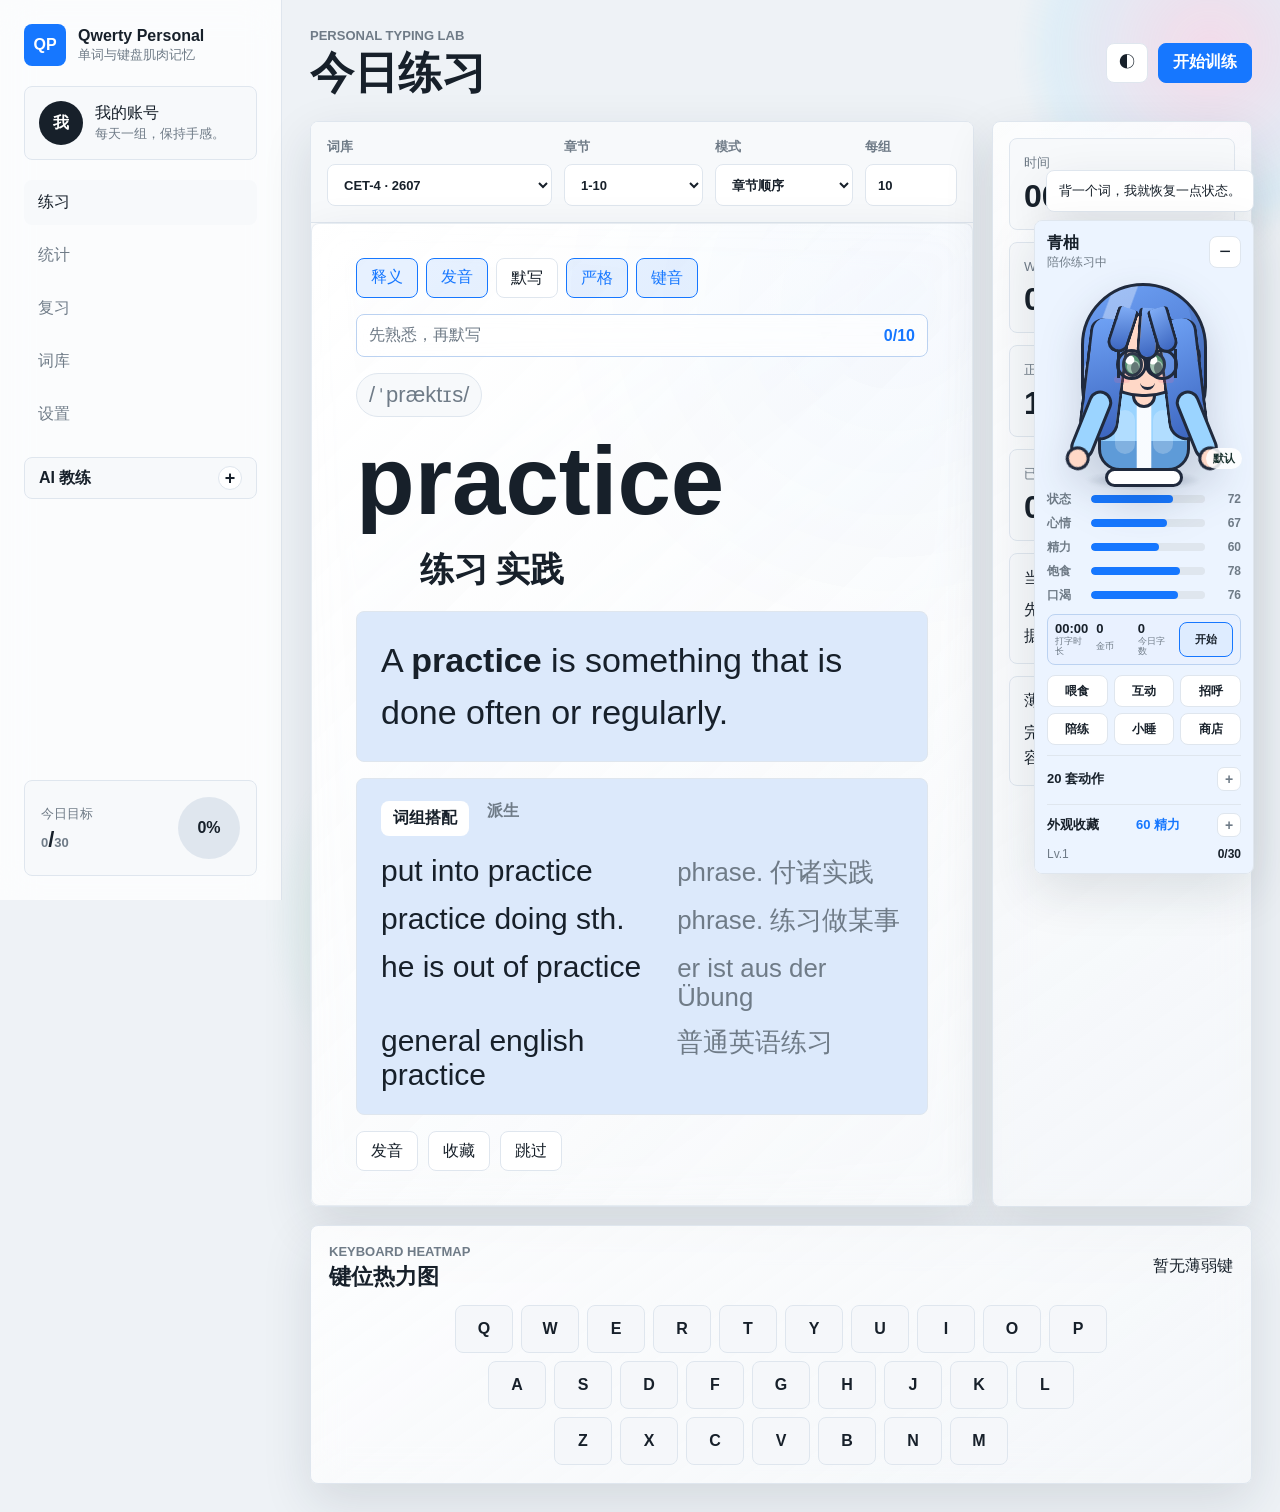
<file: index.html>
<!doctype html>
<html lang="zh-CN">
  <head>
    <meta charset="UTF-8" />
    <meta name="viewport" content="width=device-width, initial-scale=1.0" />
    <title>Qwerty Personal Trainer</title>
    <link rel="stylesheet" href="styles.css" />
  </head>
  <body>
    <div class="app-shell">
      <aside class="sidebar">
        <div class="brand">
          <div class="brand-mark" aria-hidden="true">QP</div>
          <div>
            <strong>Qwerty Personal</strong>
            <span>单词与键盘肌肉记忆</span>
          </div>
        </div>

        <div class="profile-card">
          <button class="avatar-button" id="avatarButton" type="button" title="切换账号">R</button>
          <div>
            <p id="profileName">访客</p>
            <span id="profileMeta">本地个人账号</span>
          </div>
        </div>

        <nav class="side-nav" aria-label="主要功能">
          <button class="nav-item active" type="button" data-view="practice">练习</button>
          <button class="nav-item" type="button" data-view="dashboard">统计</button>
          <button class="nav-item" type="button" data-view="review">复习</button>
          <button class="nav-item" type="button" data-view="library">词库</button>
          <button class="nav-item" type="button" data-view="settings">设置</button>
        </nav>

        <section class="sidebar-ai">
          <button class="sidebar-ai-toggle" id="aiPanelToggle" type="button">
            <span>AI 教练</span>
            <strong id="aiPanelChevron">+</strong>
          </button>
          <div class="sidebar-ai-body" id="aiPanelBody">
            <div class="ai-status" id="aiStatus">点击分析时才读取本地练习摘要。</div>
            <button class="primary-button compact-button" id="aiAnalyzeButton" type="button">分析练习</button>
            <div class="ai-output" id="aiOutput">
              <p>AI 建议会显示在这里。</p>
            </div>
            <div class="ai-question compact">
              <input id="aiQuestion" type="text" placeholder="追问 AI..." />
              <button class="ghost-button" id="aiAskButton" type="button">问</button>
            </div>
            <details class="ai-context-detail">
              <summary>将发送的摘要</summary>
              <pre id="aiContextPreview"></pre>
            </details>
          </div>
        </section>

        <div class="daily-card">
          <div>
            <span>今日目标</span>
            <strong><span id="todayDone">0</span>/<span id="dailyGoal">30</span></strong>
          </div>
          <div class="goal-ring" id="goalRing">0%</div>
        </div>
      </aside>

      <main class="main-content">
        <header class="topbar">
          <div>
            <p class="eyebrow">Personal Typing Lab</p>
            <h1 id="viewTitle">今日练习</h1>
          </div>
          <div class="top-actions">
            <button class="icon-button" id="themeButton" type="button" title="切换主题">◐</button>
            <button class="primary-button" id="startButton" type="button">开始训练</button>
            <button class="ghost-button training-control hidden" id="pauseButton" type="button">暂停</button>
            <button class="ghost-button danger-button training-control hidden" id="stopButton" type="button">停止</button>
          </div>
        </header>

        <section class="view active" id="practiceView" data-title="今日练习">
          <div class="practice-grid">
            <section class="trainer-panel">
              <div class="practice-controls">
                <label>
                  词库
                  <select id="dictSelect"></select>
                </label>
                <label>
                  章节
                  <select id="chapterSelect"></select>
                </label>
                <label>
                  模式
                  <select id="modeSelect">
                    <option value="chapter">章节顺序</option>
                    <option value="random">随机抽词</option>
                    <option value="adaptive">薄弱自适应</option>
                  </select>
                </label>
                <label>
                  每组
                  <input id="loopInput" type="number" min="10" max="10" value="10" />
                </label>
              </div>

              <div class="word-stage" id="wordStage">
                <div class="word-toolbar">
                  <button class="toggle active" id="translationToggle" type="button">释义</button>
                  <button class="toggle active" id="soundToggle" type="button">发音</button>
                  <button class="toggle" id="dictationToggle" type="button">默写</button>
                  <button class="toggle active" id="strictToggle" type="button">严格</button>
                  <button class="toggle active" id="keySoundToggle" type="button">键音</button>
                </div>
                <div class="study-flow" id="studyFlow">
                  <span id="phaseText">先熟悉，再默写</span>
                  <strong id="groupProgress">0/10</strong>
                </div>
                <p class="phonetic" id="phoneticText">准备开始</p>
                <div class="target-word" id="targetWord">practice</div>
                <p class="translation" id="translationText">练习，实践</p>
                <div class="definition-list" id="definitionList"></div>
                <div class="example-card" id="exampleCard">
                  <p class="example-en" id="exampleEn"></p>
                  <p class="example-cn" id="exampleCn"></p>
                </div>
                <div class="phrase-card" id="phraseCard">
                  <div class="phrase-tabs">
                    <span>词组搭配</span>
                    <span>派生</span>
                  </div>
                  <div class="phrase-list" id="phraseList"></div>
                </div>
                <div class="typed-word" id="typedWord" aria-live="polite"></div>
                <input id="typingInput" autocomplete="off" spellcheck="false" aria-label="输入当前单词" />
                <div class="word-actions">
                  <button class="ghost-button" id="speakButton" type="button">发音</button>
                  <button class="ghost-button" id="favoriteButton" type="button">收藏</button>
                  <button class="ghost-button" id="skipButton" type="button">跳过</button>
                </div>
              </div>
            </section>

            <aside class="stats-panel">
              <div class="metric">
                <span>时间</span>
                <strong id="timeMetric">00:00</strong>
              </div>
              <div class="metric">
                <span>WPM</span>
                <strong id="wpmMetric">0</strong>
              </div>
              <div class="metric">
                <span>正确率</span>
                <strong id="accuracyMetric">100%</strong>
              </div>
              <div class="metric">
                <span>已完成</span>
                <strong id="completeMetric">0</strong>
              </div>
              <div class="focus-note">
                <span>当前建议</span>
                <p id="focusAdvice">先完成一组热身，系统会根据错键给你建议。</p>
              </div>
              <div class="focus-note">
                <span>薄弱组合</span>
                <p id="ngramAdvice">完成几次输入后，会统计最容易出错的字母组合。</p>
              </div>
            </aside>
          </div>

          <section class="keyboard-panel">
            <div class="section-head">
              <div>
                <p class="eyebrow">Keyboard Heatmap</p>
                <h2>键位热力图</h2>
              </div>
              <span id="weakKeyLabel">暂无薄弱键</span>
            </div>
            <div class="keyboard" id="keyboard"></div>
          </section>
        </section>

        <section class="view" id="dashboardView" data-title="个人统计">
          <div class="dashboard-grid">
            <div class="summary-strip">
              <div><span>总完成</span><strong id="totalWords">0</strong></div>
              <div><span>平均 WPM</span><strong id="avgWpm">0</strong></div>
              <div><span>连续天数</span><strong id="streakDays">0</strong></div>
              <div><span>收藏词</span><strong id="favCount">0</strong></div>
            </div>
            <section class="chart-panel">
              <div class="section-head">
                <div>
                  <p class="eyebrow">Last Sessions</p>
                  <h2>最近练习</h2>
                </div>
              </div>
              <div class="bar-chart" id="historyChart"></div>
            </section>
            <section class="session-panel">
              <div class="section-head">
                <div>
                  <p class="eyebrow">Weak Patterns</p>
                  <h2>薄弱字母组合</h2>
                </div>
              </div>
              <div id="ngramList" class="session-list"></div>
            </section>
            <section class="session-panel">
              <div class="section-head">
                <div>
                  <p class="eyebrow">Record</p>
                  <h2>练习记录</h2>
                </div>
              </div>
              <div id="sessionList" class="session-list"></div>
            </section>
          </div>
        </section>

        <section class="view" id="reviewView" data-title="复习中心">
          <div class="review-layout">
            <section class="review-panel">
              <div class="section-head">
                <div>
                  <p class="eyebrow">Learned Words</p>
                  <h2>已学单词复习</h2>
                </div>
                <button class="primary-button" id="practiceLearnedButton" type="button">看中文写英文</button>
              </div>
              <div id="learnedList" class="word-list"></div>
            </section>
            <section class="review-panel">
              <div class="section-head">
                <div>
                  <p class="eyebrow">Review Queue</p>
                  <h2>需要回炉的词</h2>
                </div>
                <button class="primary-button" id="practiceMistakesButton" type="button">练错词</button>
              </div>
              <div id="mistakeList" class="word-list"></div>
            </section>
            <section class="review-panel">
              <div class="section-head">
                <div>
                  <p class="eyebrow">Favorites</p>
                  <h2>收藏词</h2>
                </div>
                <button class="ghost-button" id="practiceFavsButton" type="button">练收藏</button>
              </div>
              <div id="favoriteList" class="word-list"></div>
            </section>
          </div>
        </section>

        <section class="view" id="libraryView" data-title="个人词库">
          <div class="library-layout">
            <section class="library-panel">
              <div class="section-head">
                <div>
                  <p class="eyebrow">Custom Dictionary</p>
                  <h2>导入自己的词</h2>
                </div>
              </div>
              <textarea id="customWords" placeholder="每行一个词：word, 中文释义, /phonetic/"></textarea>
              <div class="row-actions">
                <button class="primary-button" id="saveCustomButton" type="button">保存到个人词库</button>
                <button class="ghost-button" id="loadSampleButton" type="button">填入示例</button>
              </div>
            </section>
            <section class="library-panel">
              <div class="section-head">
                <div>
                  <p class="eyebrow">Data</p>
                  <h2>个人数据</h2>
                </div>
              </div>
              <div class="data-actions">
                <button class="ghost-button" id="exportButton" type="button">导出备份</button>
                <label class="file-button">
                  导入备份
                  <input id="importInput" type="file" accept="application/json" />
                </label>
                <button class="danger-button" id="resetButton" type="button">清空当前账号</button>
              </div>
              <pre id="dataPreview"></pre>
            </section>
            <section class="library-panel wide-panel">
              <div class="section-head">
                <div>
                  <p class="eyebrow">Official Resources</p>
                  <h2>官方词库资源</h2>
                </div>
                <span id="officialCount">0 个词库</span>
              </div>
              <div class="catalog-tools">
                <input id="dictSearch" type="search" placeholder="搜索 CET、GRE、JavaScript、日语、考研..." />
                <select id="categoryFilter"></select>
              </div>
              <div id="officialCatalog" class="catalog-list"></div>
            </section>
          </div>
        </section>

        <section class="view" id="settingsView" data-title="个性设置">
          <form class="settings-form" id="settingsForm">
            <label>
              昵称
              <input id="nameSetting" type="text" maxlength="18" />
            </label>
            <label>
              每日目标词数
              <input id="goalSetting" type="number" min="5" max="300" />
            </label>
            <label>
              目标 WPM
              <input id="wpmSetting" type="number" min="10" max="180" />
            </label>
            <label>
              首选词库
              <select id="preferredDictSetting"></select>
            </label>
            <label>
              视觉主题
              <select id="themeSetting">
                <option value="light">清爽白</option>
                <option value="mint">青柚薄荷</option>
                <option value="sky">海盐蓝</option>
                <option value="sakura">樱粉晨光</option>
                <option value="citrus">柠檬气泡</option>
                <option value="lavender">紫藤晚风</option>
                <option value="candy">彩糖晴空</option>
                <option value="aurora">极光薄荷</option>
                <option value="latte">午后茶会</option>
                <option value="idol">星辉舞台</option>
                <option value="green">护眼绿</option>
                <option value="ink">深色墨</option>
              </select>
            </label>
            <label>
              发音口音
              <select id="pronSetting">
                <option value="us">美音</option>
                <option value="uk">英音</option>
              </select>
            </label>
            <label>
              键盘音效
              <select id="keySoundSetting"></select>
            </label>
            <label class="wide">
              给自己的练习提醒
              <input id="noteSetting" type="text" maxlength="42" />
            </label>
            <div class="settings-divider wide">
              <p class="eyebrow">AI API</p>
              <h2>分析与拟人发音</h2>
            </div>
            <label>
              AI 分析服务
              <select id="aiProviderSetting">
                <option value="openai">OpenAI</option>
                <option value="deepseek">DeepSeek</option>
                <option value="gemini">Gemini</option>
                <option value="custom">自定义兼容接口</option>
              </select>
            </label>
            <label>
              分析模型
              <select id="aiModelPresetSetting"></select>
            </label>
            <label class="wide">
              API Key
              <input id="aiApiKeySetting" type="password" placeholder="只保存在本地浏览器" autocomplete="off" />
            </label>
            <label class="wide">
              自定义 Base URL
              <input id="aiBaseUrlSetting" type="url" placeholder="例如：https://api.openai.com/v1" />
            </label>
            <label>
              AI 发音服务
              <select id="ttsProviderSetting">
                <option value="browser">浏览器发音</option>
                <option value="mimo">小米 MiMo TTS</option>
                <option value="openai">OpenAI TTS</option>
                <option value="custom">自定义 TTS 接口</option>
              </select>
            </label>
            <label>
              发音模型
              <select id="ttsModelSetting">
                <option value="mimo-v2.5-tts">mimo-v2.5-tts</option>
                <option value="mimo-v2.5-tts-voicedesign">mimo-v2.5-tts-voicedesign</option>
                <option value="mimo-v2-tts">mimo-v2-tts</option>
                <option value="gpt-4o-mini-tts">gpt-4o-mini-tts</option>
                <option value="tts-1-hd">tts-1-hd</option>
                <option value="tts-1">tts-1</option>
              </select>
            </label>
            <label>
              音色
              <select id="ttsVoiceSetting"></select>
            </label>
            <label>
              语气
              <select id="ttsToneSetting"></select>
            </label>
            <label>
              语速
              <input id="ttsSpeedSetting" type="number" min="0.25" max="4" step="0.05" />
            </label>
            <label class="wide">
              发音 API Key
              <input id="ttsApiKeySetting" type="password" placeholder="留空则使用上面的 API Key" autocomplete="off" />
            </label>
            <label class="wide">
              发音 Base URL
              <input id="ttsBaseUrlSetting" type="url" placeholder="例如：https://api.openai.com/v1" />
            </label>
            <label class="wide">
              发音风格
              <input id="ttsInstructionsSetting" type="text" maxlength="120" placeholder="例如：像耐心英语老师一样，清晰、自然、稍慢地读。" />
            </label>
            <button class="primary-button" type="submit">保存设置</button>
          </form>
        </section>
      </main>
    </div>

    <dialog id="accountDialog">
      <form method="dialog" class="account-modal">
        <div class="section-head">
          <div>
            <p class="eyebrow">Local Account</p>
            <h2>选择或创建账号</h2>
          </div>
        </div>
        <div id="accountList" class="account-list"></div>
        <label>
          新账号昵称
          <input id="newAccountName" type="text" maxlength="18" placeholder="比如：R 的晨练号" />
        </label>
        <div class="row-actions">
          <button class="primary-button" id="createAccountButton" type="button">创建账号</button>
          <button class="ghost-button" value="cancel">关闭</button>
        </div>
      </form>
    </dialog>

    <section class="desk-pet" id="deskPet" aria-label="学习桌宠">
      <div class="pet-bubble" id="petBubble">背一个词，我就恢复一点状态。</div>
      <div class="pet-card" id="petCard">
        <div class="pet-head">
          <div>
            <strong id="petName">青柚</strong>
            <span id="petMoodLabel">待机中</span>
          </div>
          <button class="icon-button pet-minimize" id="petMinimizeButton" type="button" title="收起桌宠">−</button>
        </div>
        <button class="pet-avatar" id="petAvatar" type="button" title="摸摸它">
          <span class="pet-live2d" id="petLive2d" aria-hidden="true">
            <span class="pet-part pet-shadow-live"></span>
            <span class="pet-part pet-hair-back-live"></span>
            <span class="pet-part pet-body-live"></span>
            <span class="pet-part pet-neck-live"></span>
            <span class="pet-part pet-head-live">
              <span class="pet-part pet-ear-live left"></span>
              <span class="pet-part pet-ear-live right"></span>
              <span class="pet-part pet-face-live">
                <span class="pet-part pet-eye-live left"></span>
                <span class="pet-part pet-eye-live right"></span>
                <span class="pet-part pet-glasses-live"></span>
                <span class="pet-part pet-mouth-live"></span>
                <span class="pet-part pet-blush-live left"></span>
                <span class="pet-part pet-blush-live right"></span>
              </span>
              <span class="pet-part pet-bang-live bang-a"></span>
              <span class="pet-part pet-bang-live bang-b"></span>
              <span class="pet-part pet-bang-live bang-c"></span>
              <span class="pet-part pet-hair-side-live left"></span>
              <span class="pet-part pet-hair-side-live right"></span>
            </span>
            <span class="pet-part pet-arm-live left"><span></span></span>
            <span class="pet-part pet-arm-live right"><span></span></span>
            <span class="pet-part pet-prop-live book"></span>
            <span class="pet-part pet-prop-live food"></span>
            <span class="pet-part pet-prop-live cup"></span>
            <span class="pet-part pet-prop-live note"></span>
            <span class="pet-part pet-prop-live sparkle"></span>
            <span class="pet-part pet-prop-live thought"></span>
          </span>
          <img class="pet-character" id="petCharacter" src="assets/pets/aoi-study.webp" alt="" onerror="this.onerror=null;this.src='assets/pets/aoi-study-crop.png';" />
          <span class="pet-shadow"></span>
          <span class="pet-motion-layer" id="petMotionLayer" aria-hidden="true"></span>
          <span class="pet-hair-back"></span>
          <span class="pet-head-shape"></span>
          <span class="pet-ear left"></span>
          <span class="pet-ear right"></span>
          <span class="pet-hair-side left"></span>
          <span class="pet-hair-side right"></span>
          <span class="pet-bang bang-a"></span>
          <span class="pet-bang bang-b"></span>
          <span class="pet-bang bang-c"></span>
          <span class="pet-eye left"></span>
          <span class="pet-eye right"></span>
          <span class="pet-glasses"></span>
          <span class="pet-mouth"></span>
          <span class="pet-hand"></span>
          <span class="pet-outfit upper" id="petUpperLayer"></span>
          <span class="pet-outfit lower" id="petLowerLayer"></span>
          <span class="pet-outfit socks" id="petSocksLayer"></span>
          <span class="pet-outfit shoes" id="petShoesLayer"></span>
          <span class="pet-face" id="petFace">•ᴗ•</span>
        </button>
        <div class="pet-bars">
          <label><span>状态</span><i><b id="petHealthBar"></b></i><em id="petHealthText">100</em></label>
          <label><span>心情</span><i><b id="petMoodBar"></b></i><em id="petMoodText">100</em></label>
          <label><span>精力</span><i><b id="petEnergyBar"></b></i><em id="petEnergyText">100</em></label>
          <label><span>饱食</span><i><b id="petHungerBar"></b></i><em id="petHungerText">100</em></label>
          <label><span>口渴</span><i><b id="petThirstBar"></b></i><em id="petThirstText">100</em></label>
        </div>
        <div class="pet-economy-panel">
          <span><b id="petTypingTimeText">00:00</b><small>打字时长</small></span>
          <span><b id="petMoneyText">0</b><small>金币</small></span>
          <span><b id="petTodayCharsText">0</b><small>今日字数</small></span>
          <button type="button" id="petTimerButton">开始</button>
        </div>
        <div class="pet-actions">
          <button type="button" id="petFeedButton">喂食</button>
          <button type="button" id="petPlayButton">互动</button>
          <button type="button" id="petWaveButton">招呼</button>
          <button type="button" id="petFocusButton">陪练</button>
          <button type="button" id="petSleepButton">小睡</button>
          <button type="button" id="petShopOpenButton">商店</button>
        </div>
        <details class="pet-action-panel">
          <summary>20 套动作</summary>
          <div class="pet-action-grid" id="petActionGrid"></div>
        </details>
        <details class="pet-shop" id="petShop">
          <summary>
            <span>外观收藏</span>
            <strong id="petEnergyWallet">60 精力</strong>
          </summary>
          <div class="pet-shop-tabs" id="petShopTabs"></div>
          <p class="pet-shop-hint" id="petShopHint">左键解锁/穿戴，右键预览。</p>
          <div class="skin-grid" id="petSkinGrid"></div>
        </details>
        <div class="pet-progress">
          <span id="petLevelText">Lv.1</span>
          <strong id="petExpText">0/30</strong>
        </div>
      </div>
      <button class="pet-dock" id="petDockButton" type="button">宠</button>
    </section>

    <dialog id="petShopDialog">
      <form method="dialog" class="pet-shop-modal">
        <div class="section-head">
          <div>
            <p class="eyebrow">Pet Shop</p>
            <h2>青柚补给站</h2>
          </div>
          <button class="ghost-button" value="cancel">关闭</button>
        </div>
        <div class="pet-shop-modal-balance">
          <span>当前金币</span>
          <strong id="petShopMoneyText">0</strong>
        </div>
        <div class="pet-shop-layout">
          <div class="pet-care-categories" id="petCareCategoryList"></div>
          <div class="pet-care-grid" id="petCareGrid"></div>
        </div>
      </form>
    </dialog>

    <div class="toast" id="toast" role="status" aria-live="polite"></div>
    <script src="official-dicts.js"></script>
    <script src="examples-index.js"></script>
    <script src="app.js"></script>
  </body>
</html>
</file>
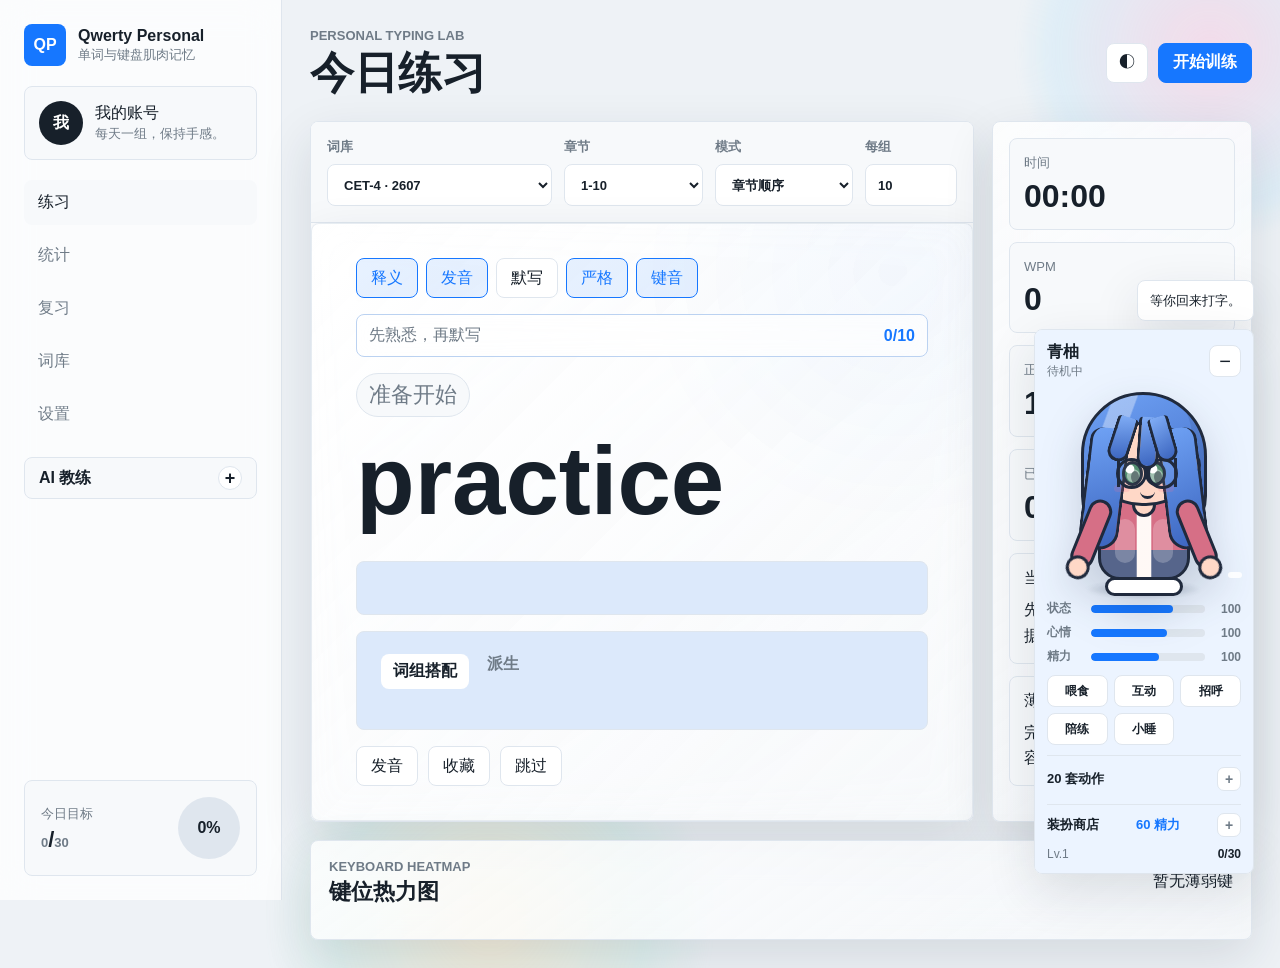
<file: index - 副本.html>
<!doctype html>
<html lang="zh-CN">
  <head>
    <meta charset="UTF-8" />
    <meta name="viewport" content="width=device-width, initial-scale=1.0" />
    <title>Qwerty Personal Trainer</title>
    <link rel="stylesheet" href="styles.css" />
  </head>
  <body>
    <div class="app-shell">
      <aside class="sidebar">
        <div class="brand">
          <div class="brand-mark" aria-hidden="true">QP</div>
          <div>
            <strong>Qwerty Personal</strong>
            <span>单词与键盘肌肉记忆</span>
          </div>
        </div>

        <div class="profile-card">
          <button class="avatar-button" id="avatarButton" type="button" title="切换账号">R</button>
          <div>
            <p id="profileName">访客</p>
            <span id="profileMeta">本地个人账号</span>
          </div>
        </div>

        <nav class="side-nav" aria-label="主要功能">
          <button class="nav-item active" type="button" data-view="practice">练习</button>
          <button class="nav-item" type="button" data-view="dashboard">统计</button>
          <button class="nav-item" type="button" data-view="review">复习</button>
          <button class="nav-item" type="button" data-view="library">词库</button>
          <button class="nav-item" type="button" data-view="settings">设置</button>
        </nav>

        <section class="sidebar-ai">
          <button class="sidebar-ai-toggle" id="aiPanelToggle" type="button">
            <span>AI 教练</span>
            <strong id="aiPanelChevron">+</strong>
          </button>
          <div class="sidebar-ai-body" id="aiPanelBody">
            <div class="ai-status" id="aiStatus">点击分析时才读取本地练习摘要。</div>
            <button class="primary-button compact-button" id="aiAnalyzeButton" type="button">分析练习</button>
            <div class="ai-output" id="aiOutput">
              <p>AI 建议会显示在这里。</p>
            </div>
            <div class="ai-question compact">
              <input id="aiQuestion" type="text" placeholder="追问 AI..." />
              <button class="ghost-button" id="aiAskButton" type="button">问</button>
            </div>
            <details class="ai-context-detail">
              <summary>将发送的摘要</summary>
              <pre id="aiContextPreview"></pre>
            </details>
          </div>
        </section>

        <div class="daily-card">
          <div>
            <span>今日目标</span>
            <strong><span id="todayDone">0</span>/<span id="dailyGoal">30</span></strong>
          </div>
          <div class="goal-ring" id="goalRing">0%</div>
        </div>
      </aside>

      <main class="main-content">
        <header class="topbar">
          <div>
            <p class="eyebrow">Personal Typing Lab</p>
            <h1 id="viewTitle">今日练习</h1>
          </div>
          <div class="top-actions">
            <button class="icon-button" id="themeButton" type="button" title="切换主题">◐</button>
            <button class="primary-button" id="startButton" type="button">开始训练</button>
            <button class="ghost-button training-control hidden" id="pauseButton" type="button">暂停</button>
            <button class="ghost-button danger-button training-control hidden" id="stopButton" type="button">停止</button>
          </div>
        </header>

        <section class="view active" id="practiceView" data-title="今日练习">
          <div class="practice-grid">
            <section class="trainer-panel">
              <div class="practice-controls">
                <label>
                  词库
                  <select id="dictSelect"></select>
                </label>
                <label>
                  章节
                  <select id="chapterSelect"></select>
                </label>
                <label>
                  模式
                  <select id="modeSelect">
                    <option value="chapter">章节顺序</option>
                    <option value="random">随机抽词</option>
                    <option value="adaptive">薄弱自适应</option>
                  </select>
                </label>
                <label>
                  每组
                  <input id="loopInput" type="number" min="10" max="10" value="10" />
                </label>
              </div>

              <div class="word-stage" id="wordStage">
                <div class="word-toolbar">
                  <button class="toggle active" id="translationToggle" type="button">释义</button>
                  <button class="toggle active" id="soundToggle" type="button">发音</button>
                  <button class="toggle" id="dictationToggle" type="button">默写</button>
                  <button class="toggle active" id="strictToggle" type="button">严格</button>
                  <button class="toggle active" id="keySoundToggle" type="button">键音</button>
                </div>
                <div class="study-flow" id="studyFlow">
                  <span id="phaseText">先熟悉，再默写</span>
                  <strong id="groupProgress">0/10</strong>
                </div>
                <p class="phonetic" id="phoneticText">准备开始</p>
                <div class="target-word" id="targetWord">practice</div>
                <p class="translation" id="translationText">练习，实践</p>
                <div class="definition-list" id="definitionList"></div>
                <div class="example-card" id="exampleCard">
                  <p class="example-en" id="exampleEn"></p>
                  <p class="example-cn" id="exampleCn"></p>
                </div>
                <div class="phrase-card" id="phraseCard">
                  <div class="phrase-tabs">
                    <span>词组搭配</span>
                    <span>派生</span>
                  </div>
                  <div class="phrase-list" id="phraseList"></div>
                </div>
                <div class="typed-word" id="typedWord" aria-live="polite"></div>
                <input id="typingInput" autocomplete="off" spellcheck="false" aria-label="输入当前单词" />
                <div class="word-actions">
                  <button class="ghost-button" id="speakButton" type="button">发音</button>
                  <button class="ghost-button" id="favoriteButton" type="button">收藏</button>
                  <button class="ghost-button" id="skipButton" type="button">跳过</button>
                </div>
              </div>
            </section>

            <aside class="stats-panel">
              <div class="metric">
                <span>时间</span>
                <strong id="timeMetric">00:00</strong>
              </div>
              <div class="metric">
                <span>WPM</span>
                <strong id="wpmMetric">0</strong>
              </div>
              <div class="metric">
                <span>正确率</span>
                <strong id="accuracyMetric">100%</strong>
              </div>
              <div class="metric">
                <span>已完成</span>
                <strong id="completeMetric">0</strong>
              </div>
              <div class="focus-note">
                <span>当前建议</span>
                <p id="focusAdvice">先完成一组热身，系统会根据错键给你建议。</p>
              </div>
              <div class="focus-note">
                <span>薄弱组合</span>
                <p id="ngramAdvice">完成几次输入后，会统计最容易出错的字母组合。</p>
              </div>
            </aside>
          </div>

          <section class="keyboard-panel">
            <div class="section-head">
              <div>
                <p class="eyebrow">Keyboard Heatmap</p>
                <h2>键位热力图</h2>
              </div>
              <span id="weakKeyLabel">暂无薄弱键</span>
            </div>
            <div class="keyboard" id="keyboard"></div>
          </section>
        </section>

        <section class="view" id="dashboardView" data-title="个人统计">
          <div class="dashboard-grid">
            <div class="summary-strip">
              <div><span>总完成</span><strong id="totalWords">0</strong></div>
              <div><span>平均 WPM</span><strong id="avgWpm">0</strong></div>
              <div><span>连续天数</span><strong id="streakDays">0</strong></div>
              <div><span>收藏词</span><strong id="favCount">0</strong></div>
            </div>
            <section class="chart-panel">
              <div class="section-head">
                <div>
                  <p class="eyebrow">Last Sessions</p>
                  <h2>最近练习</h2>
                </div>
              </div>
              <div class="bar-chart" id="historyChart"></div>
            </section>
            <section class="session-panel">
              <div class="section-head">
                <div>
                  <p class="eyebrow">Weak Patterns</p>
                  <h2>薄弱字母组合</h2>
                </div>
              </div>
              <div id="ngramList" class="session-list"></div>
            </section>
            <section class="session-panel">
              <div class="section-head">
                <div>
                  <p class="eyebrow">Record</p>
                  <h2>练习记录</h2>
                </div>
              </div>
              <div id="sessionList" class="session-list"></div>
            </section>
          </div>
        </section>

        <section class="view" id="reviewView" data-title="复习中心">
          <div class="review-layout">
            <section class="review-panel">
              <div class="section-head">
                <div>
                  <p class="eyebrow">Learned Words</p>
                  <h2>已学单词复习</h2>
                </div>
                <button class="primary-button" id="practiceLearnedButton" type="button">看中文写英文</button>
              </div>
              <div id="learnedList" class="word-list"></div>
            </section>
            <section class="review-panel">
              <div class="section-head">
                <div>
                  <p class="eyebrow">Review Queue</p>
                  <h2>需要回炉的词</h2>
                </div>
                <button class="primary-button" id="practiceMistakesButton" type="button">练错词</button>
              </div>
              <div id="mistakeList" class="word-list"></div>
            </section>
            <section class="review-panel">
              <div class="section-head">
                <div>
                  <p class="eyebrow">Favorites</p>
                  <h2>收藏词</h2>
                </div>
                <button class="ghost-button" id="practiceFavsButton" type="button">练收藏</button>
              </div>
              <div id="favoriteList" class="word-list"></div>
            </section>
          </div>
        </section>

        <section class="view" id="libraryView" data-title="个人词库">
          <div class="library-layout">
            <section class="library-panel">
              <div class="section-head">
                <div>
                  <p class="eyebrow">Custom Dictionary</p>
                  <h2>导入自己的词</h2>
                </div>
              </div>
              <textarea id="customWords" placeholder="每行一个词：word, 中文释义, /phonetic/"></textarea>
              <div class="row-actions">
                <button class="primary-button" id="saveCustomButton" type="button">保存到个人词库</button>
                <button class="ghost-button" id="loadSampleButton" type="button">填入示例</button>
              </div>
            </section>
            <section class="library-panel">
              <div class="section-head">
                <div>
                  <p class="eyebrow">Data</p>
                  <h2>个人数据</h2>
                </div>
              </div>
              <div class="data-actions">
                <button class="ghost-button" id="exportButton" type="button">导出备份</button>
                <label class="file-button">
                  导入备份
                  <input id="importInput" type="file" accept="application/json" />
                </label>
                <button class="danger-button" id="resetButton" type="button">清空当前账号</button>
              </div>
              <pre id="dataPreview"></pre>
            </section>
            <section class="library-panel wide-panel">
              <div class="section-head">
                <div>
                  <p class="eyebrow">Official Resources</p>
                  <h2>官方词库资源</h2>
                </div>
                <span id="officialCount">0 个词库</span>
              </div>
              <div class="catalog-tools">
                <input id="dictSearch" type="search" placeholder="搜索 CET、GRE、JavaScript、日语、考研..." />
                <select id="categoryFilter"></select>
              </div>
              <div id="officialCatalog" class="catalog-list"></div>
            </section>
          </div>
        </section>

        <section class="view" id="settingsView" data-title="个性设置">
          <form class="settings-form" id="settingsForm">
            <label>
              昵称
              <input id="nameSetting" type="text" maxlength="18" />
            </label>
            <label>
              每日目标词数
              <input id="goalSetting" type="number" min="5" max="300" />
            </label>
            <label>
              目标 WPM
              <input id="wpmSetting" type="number" min="10" max="180" />
            </label>
            <label>
              首选词库
              <select id="preferredDictSetting"></select>
            </label>
            <label>
              视觉主题
              <select id="themeSetting">
                <option value="light">清爽白</option>
                <option value="mint">青柚薄荷</option>
                <option value="sky">海盐蓝</option>
                <option value="sakura">樱粉晨光</option>
                <option value="citrus">柠檬气泡</option>
                <option value="lavender">紫藤晚风</option>
                <option value="candy">彩糖晴空</option>
                <option value="aurora">极光薄荷</option>
                <option value="latte">午后茶会</option>
                <option value="idol">星辉舞台</option>
                <option value="green">护眼绿</option>
                <option value="ink">深色墨</option>
              </select>
            </label>
            <label>
              发音口音
              <select id="pronSetting">
                <option value="us">美音</option>
                <option value="uk">英音</option>
              </select>
            </label>
            <label>
              键盘音效
              <select id="keySoundSetting"></select>
            </label>
            <label class="wide">
              给自己的练习提醒
              <input id="noteSetting" type="text" maxlength="42" />
            </label>
            <div class="settings-divider wide">
              <p class="eyebrow">AI API</p>
              <h2>分析与拟人发音</h2>
            </div>
            <label>
              AI 分析服务
              <select id="aiProviderSetting">
                <option value="openai">OpenAI</option>
                <option value="deepseek">DeepSeek</option>
                <option value="gemini">Gemini</option>
                <option value="custom">自定义兼容接口</option>
              </select>
            </label>
            <label>
              分析模型
              <select id="aiModelPresetSetting"></select>
            </label>
            <label class="wide">
              API Key
              <input id="aiApiKeySetting" type="password" placeholder="只保存在本地浏览器" autocomplete="off" />
            </label>
            <label class="wide">
              自定义 Base URL
              <input id="aiBaseUrlSetting" type="url" placeholder="例如：https://api.openai.com/v1" />
            </label>
            <label>
              AI 发音服务
              <select id="ttsProviderSetting">
                <option value="browser">浏览器发音</option>
                <option value="mimo">小米 MiMo TTS</option>
                <option value="openai">OpenAI TTS</option>
                <option value="custom">自定义 TTS 接口</option>
              </select>
            </label>
            <label>
              发音模型
              <select id="ttsModelSetting">
                <option value="mimo-v2.5-tts">mimo-v2.5-tts</option>
                <option value="mimo-v2.5-tts-voicedesign">mimo-v2.5-tts-voicedesign</option>
                <option value="mimo-v2-tts">mimo-v2-tts</option>
                <option value="gpt-4o-mini-tts">gpt-4o-mini-tts</option>
                <option value="tts-1-hd">tts-1-hd</option>
                <option value="tts-1">tts-1</option>
              </select>
            </label>
            <label>
              音色
              <select id="ttsVoiceSetting"></select>
            </label>
            <label>
              语气
              <select id="ttsToneSetting"></select>
            </label>
            <label>
              语速
              <input id="ttsSpeedSetting" type="number" min="0.25" max="4" step="0.05" />
            </label>
            <label class="wide">
              发音 API Key
              <input id="ttsApiKeySetting" type="password" placeholder="留空则使用上面的 API Key" autocomplete="off" />
            </label>
            <label class="wide">
              发音 Base URL
              <input id="ttsBaseUrlSetting" type="url" placeholder="例如：https://api.openai.com/v1" />
            </label>
            <label class="wide">
              发音风格
              <input id="ttsInstructionsSetting" type="text" maxlength="120" placeholder="例如：像耐心英语老师一样，清晰、自然、稍慢地读。" />
            </label>
            <button class="primary-button" type="submit">保存设置</button>
          </form>
        </section>
      </main>
    </div>

    <dialog id="accountDialog">
      <form method="dialog" class="account-modal">
        <div class="section-head">
          <div>
            <p class="eyebrow">Local Account</p>
            <h2>选择或创建账号</h2>
          </div>
        </div>
        <div id="accountList" class="account-list"></div>
        <label>
          新账号昵称
          <input id="newAccountName" type="text" maxlength="18" placeholder="比如：R 的晨练号" />
        </label>
        <div class="row-actions">
          <button class="primary-button" id="createAccountButton" type="button">创建账号</button>
          <button class="ghost-button" value="cancel">关闭</button>
        </div>
      </form>
    </dialog>

    <section class="desk-pet" id="deskPet" aria-label="学习桌宠">
      <div class="pet-bubble" id="petBubble">背一个词，我就恢复一点状态。</div>
      <div class="pet-card" id="petCard">
        <div class="pet-head">
          <div>
            <strong id="petName">青柚</strong>
            <span id="petMoodLabel">待机中</span>
          </div>
          <button class="icon-button pet-minimize" id="petMinimizeButton" type="button" title="收起桌宠">−</button>
        </div>
        <button class="pet-avatar" id="petAvatar" type="button" title="摸摸它">
          <span class="pet-live2d" id="petLive2d" aria-hidden="true">
            <span class="pet-part pet-shadow-live"></span>
            <span class="pet-part pet-hair-back-live"></span>
            <span class="pet-part pet-body-live"></span>
            <span class="pet-part pet-neck-live"></span>
            <span class="pet-part pet-head-live">
              <span class="pet-part pet-ear-live left"></span>
              <span class="pet-part pet-ear-live right"></span>
              <span class="pet-part pet-face-live">
                <span class="pet-part pet-eye-live left"></span>
                <span class="pet-part pet-eye-live right"></span>
                <span class="pet-part pet-glasses-live"></span>
                <span class="pet-part pet-mouth-live"></span>
                <span class="pet-part pet-blush-live left"></span>
                <span class="pet-part pet-blush-live right"></span>
              </span>
              <span class="pet-part pet-bang-live bang-a"></span>
              <span class="pet-part pet-bang-live bang-b"></span>
              <span class="pet-part pet-bang-live bang-c"></span>
              <span class="pet-part pet-hair-side-live left"></span>
              <span class="pet-part pet-hair-side-live right"></span>
            </span>
            <span class="pet-part pet-arm-live left"><span></span></span>
            <span class="pet-part pet-arm-live right"><span></span></span>
            <span class="pet-part pet-prop-live book"></span>
            <span class="pet-part pet-prop-live food"></span>
            <span class="pet-part pet-prop-live cup"></span>
            <span class="pet-part pet-prop-live note"></span>
            <span class="pet-part pet-prop-live sparkle"></span>
            <span class="pet-part pet-prop-live thought"></span>
          </span>
          <img class="pet-character" id="petCharacter" src="assets/pets/aoi-study.webp" alt="" onerror="this.onerror=null;this.src='assets/pets/aoi-study-crop.png';" />
          <span class="pet-shadow"></span>
          <span class="pet-motion-layer" id="petMotionLayer" aria-hidden="true"></span>
          <span class="pet-hair-back"></span>
          <span class="pet-head-shape"></span>
          <span class="pet-ear left"></span>
          <span class="pet-ear right"></span>
          <span class="pet-hair-side left"></span>
          <span class="pet-hair-side right"></span>
          <span class="pet-bang bang-a"></span>
          <span class="pet-bang bang-b"></span>
          <span class="pet-bang bang-c"></span>
          <span class="pet-eye left"></span>
          <span class="pet-eye right"></span>
          <span class="pet-glasses"></span>
          <span class="pet-mouth"></span>
          <span class="pet-hand"></span>
          <span class="pet-outfit upper" id="petUpperLayer"></span>
          <span class="pet-outfit lower" id="petLowerLayer"></span>
          <span class="pet-outfit socks" id="petSocksLayer"></span>
          <span class="pet-outfit shoes" id="petShoesLayer"></span>
          <span class="pet-face" id="petFace">•ᴗ•</span>
        </button>
        <div class="pet-bars">
          <label><span>状态</span><i><b id="petHealthBar"></b></i><em id="petHealthText">100</em></label>
          <label><span>心情</span><i><b id="petMoodBar"></b></i><em id="petMoodText">100</em></label>
          <label><span>精力</span><i><b id="petEnergyBar"></b></i><em id="petEnergyText">100</em></label>
        </div>
        <div class="pet-actions">
          <button type="button" id="petFeedButton">喂食</button>
          <button type="button" id="petPlayButton">互动</button>
          <button type="button" id="petWaveButton">招呼</button>
          <button type="button" id="petFocusButton">陪练</button>
          <button type="button" id="petSleepButton">小睡</button>
        </div>
        <details class="pet-action-panel">
          <summary>20 套动作</summary>
          <div class="pet-action-grid" id="petActionGrid"></div>
        </details>
        <details class="pet-shop" id="petShop">
          <summary>
            <span>装扮商店</span>
            <strong id="petEnergyWallet">60 精力</strong>
          </summary>
          <div class="pet-shop-tabs" id="petShopTabs"></div>
          <p class="pet-shop-hint" id="petShopHint">左键解锁/穿戴，右键预览。</p>
          <div class="skin-grid" id="petSkinGrid"></div>
        </details>
        <div class="pet-progress">
          <span id="petLevelText">Lv.1</span>
          <strong id="petExpText">0/30</strong>
        </div>
      </div>
      <button class="pet-dock" id="petDockButton" type="button">宠</button>
    </section>

    <div class="toast" id="toast" role="status" aria-live="polite"></div>
    <script src="official-dicts.js"></script>
    <script src="examples-index.js"></script>
    <script src="app.js"></script>
  </body>
</html>
</file>
<file: styles.css>
:root {
  --bg: #eef2f6;
  --panel: #ffffff;
  --panel-soft: #f7f9fb;
  --text: #17202a;
  --muted: #6f7b87;
  --line: #dfe6ee;
  --accent: #1677ff;
  --accent-dark: #0f5fc9;
  --good: #1d9a66;
  --warn: #d9851f;
  --bad: #d94b4b;
  --key: #f5f7fa;
  --shadow: 0 18px 50px rgba(26, 39, 57, 0.12);
  --bg-art: #eef2f6;
}

body.theme-ink {
  --bg: #11161d;
  --panel: #1a222c;
  --panel-soft: #222d38;
  --text: #eff5fb;
  --muted: #9aa9b7;
  --line: #304050;
  --accent: #55b4ff;
  --accent-dark: #2e95de;
  --key: #263340;
  --shadow: 0 20px 50px rgba(0, 0, 0, 0.28);
  --bg-art: linear-gradient(180deg, #11161d 0%, #151f29 54%, #10151b 100%);
}

body.theme-green {
  --bg: #edf4ee;
  --panel: #fbfdf9;
  --panel-soft: #f2f8f0;
  --text: #193024;
  --muted: #617368;
  --line: #d8e4d9;
  --accent: #27886a;
  --accent-dark: #1e6d55;
  --key: #f5faf3;
  --shadow: 0 18px 45px rgba(34, 65, 46, 0.12);
  --bg-art: linear-gradient(180deg, #edf4ee 0%, #f7faf0 52%, #e8f1ed 100%);
}

body.theme-mint {
  --bg: #eff8f3;
  --panel: #ffffff;
  --panel-soft: #f2fbf6;
  --text: #16352f;
  --muted: #617970;
  --line: #d8ebe2;
  --accent: #23a184;
  --accent-dark: #167a64;
  --key: #f6fbf7;
  --shadow: 0 18px 46px rgba(29, 90, 75, 0.13);
  --bg-art: linear-gradient(180deg, #eff8f3 0%, #fbfff8 48%, #eaf5f2 100%);
}

body.theme-sky {
  --bg: #edf6fb;
  --panel: #ffffff;
  --panel-soft: #f3f9fd;
  --text: #173042;
  --muted: #647d8c;
  --line: #d8e9f2;
  --accent: #2d8ccf;
  --accent-dark: #176aa4;
  --key: #f6fbff;
  --shadow: 0 18px 46px rgba(37, 99, 139, 0.13);
  --bg-art: linear-gradient(180deg, #edf6fb 0%, #ffffff 45%, #eaf3f7 100%);
}

body.theme-sakura {
  --bg: #fff2f6;
  --panel: #ffffff;
  --panel-soft: #fff7f9;
  --text: #3a2630;
  --muted: #866c77;
  --line: #f0dce3;
  --accent: #e66f9e;
  --accent-dark: #c34d7d;
  --key: #fff8fb;
  --shadow: 0 18px 46px rgba(153, 68, 101, 0.13);
  --bg-art: linear-gradient(180deg, #fff2f6 0%, #fffdfa 50%, #f8eef5 100%);
}

body.theme-citrus {
  --bg: #fff9e8;
  --panel: #ffffff;
  --panel-soft: #fffbed;
  --text: #352d16;
  --muted: #7d7358;
  --line: #ede2bb;
  --accent: #e49a21;
  --accent-dark: #ba7314;
  --key: #fffdf4;
  --shadow: 0 18px 46px rgba(142, 95, 23, 0.12);
  --bg-art: linear-gradient(180deg, #fff9e8 0%, #f8fff0 44%, #fff2d9 100%);
}

body.theme-lavender {
  --bg: #f6f1ff;
  --panel: #ffffff;
  --panel-soft: #faf7ff;
  --text: #302949;
  --muted: #746b8d;
  --line: #e4daf6;
  --accent: #8d6be8;
  --accent-dark: #684cb5;
  --key: #fbf8ff;
  --shadow: 0 18px 46px rgba(96, 66, 153, 0.13);
  --bg-art: linear-gradient(180deg, #f6f1ff 0%, #fffbff 48%, #eef5ff 100%);
}

body.theme-candy {
  --bg: #f2fbff;
  --panel: #ffffff;
  --panel-soft: #f6fbff;
  --text: #263044;
  --muted: #6d798c;
  --line: #dce7f3;
  --accent: #4d96ff;
  --accent-dark: #2f70c9;
  --key: #ffffff;
  --shadow: 0 18px 48px rgba(61, 89, 128, 0.13);
  --bg-art: linear-gradient(135deg, #f2fbff 0%, #fff8e5 35%, #f7f0ff 70%, #eefbf4 100%);
}

body.theme-aurora {
  --bg: #edf9f8;
  --panel: #ffffff;
  --panel-soft: #f1fbfa;
  --text: #16363f;
  --muted: #607b83;
  --line: #d3e9ea;
  --accent: #13a6b4;
  --accent-dark: #0a7e8b;
  --key: #f5ffff;
  --shadow: 0 18px 48px rgba(19, 93, 104, 0.14);
  --bg-art: linear-gradient(135deg, #edf9f8 0%, #f4fff2 38%, #f3f0ff 100%);
}

body.theme-latte {
  --bg: #f8f3ec;
  --panel: #ffffff;
  --panel-soft: #fbf8f3;
  --text: #372b22;
  --muted: #7a6d61;
  --line: #eadfd2;
  --accent: #b98658;
  --accent-dark: #8b603e;
  --key: #fffaf2;
  --shadow: 0 18px 46px rgba(107, 77, 50, 0.12);
  --bg-art: linear-gradient(180deg, #f8f3ec 0%, #fbfff7 48%, #f2ece8 100%);
}

body.theme-idol {
  --bg: #f7f5ff;
  --panel: #ffffff;
  --panel-soft: #fbf8ff;
  --text: #252238;
  --muted: #6d6884;
  --line: #deddf1;
  --accent: #6757e8;
  --accent-dark: #4939c2;
  --key: #ffffff;
  --shadow: 0 18px 50px rgba(75, 61, 170, 0.15);
  --bg-art: linear-gradient(135deg, #f7f5ff 0%, #f0fbff 42%, #fff3fb 100%);
}

* {
  box-sizing: border-box;
}

body {
  min-height: 100vh;
  margin: 0;
  background: var(--bg-art, var(--bg));
  color: var(--text);
  font-family: Inter, "Segoe UI", "Microsoft YaHei", Arial, sans-serif;
  letter-spacing: 0;
}

body::before,
body::after {
  content: "";
  position: fixed;
  inset: auto;
  z-index: -1;
  pointer-events: none;
  filter: blur(4px);
}

body::before {
  top: -140px;
  right: -120px;
  width: 380px;
  height: 380px;
  border-radius: 50%;
  background: radial-gradient(circle, rgba(255, 176, 210, 0.34), rgba(134, 216, 255, 0.14) 58%, transparent 72%);
}

body::after {
  left: 18%;
  bottom: -170px;
  width: 520px;
  height: 300px;
  border-radius: 999px;
  background: radial-gradient(circle, rgba(255, 222, 154, 0.32), rgba(147, 225, 196, 0.16) 52%, transparent 74%);
}

button,
input,
select,
textarea {
  font: inherit;
}

button {
  cursor: pointer;
}

.app-shell {
  display: grid;
  grid-template-columns: 282px minmax(0, 1fr);
  min-height: 100vh;
}

.sidebar {
  position: sticky;
  top: 0;
  display: flex;
  flex-direction: column;
  gap: 20px;
  height: 100vh;
  padding: 24px;
  background: color-mix(in srgb, var(--panel) 78%, transparent);
  backdrop-filter: blur(18px) saturate(1.2);
  border-right: 1px solid var(--line);
}

.brand,
.profile-card,
.daily-card,
.section-head,
.topbar,
.word-actions,
.row-actions,
.top-actions,
.data-actions {
  display: flex;
  align-items: center;
}

.brand {
  gap: 12px;
}

.brand-mark {
  display: grid;
  place-items: center;
  width: 42px;
  height: 42px;
  border-radius: 8px;
  background: var(--accent);
  color: #fff;
  font-weight: 800;
}

.brand strong,
.profile-card p {
  display: block;
  margin: 0;
}

.brand span,
.profile-card span,
.daily-card span,
.metric span,
.eyebrow {
  color: var(--muted);
  font-size: 13px;
}

.profile-card {
  gap: 12px;
  padding: 14px;
  border: 1px solid var(--line);
  border-radius: 8px;
  background: var(--panel-soft);
}

.avatar-button {
  display: grid;
  place-items: center;
  width: 44px;
  height: 44px;
  border: 0;
  border-radius: 50%;
  background: #17202a;
  color: #fff;
  font-weight: 800;
}

.side-nav {
  display: grid;
  gap: 8px;
}

.nav-item {
  width: 100%;
  padding: 12px 14px;
  border: 0;
  border-radius: 8px;
  background: transparent;
  color: var(--muted);
  text-align: left;
}

.nav-item.active,
.nav-item:hover {
  background: var(--panel-soft);
  color: var(--text);
}

.daily-card {
  justify-content: space-between;
  margin-top: auto;
  padding: 16px;
  border-radius: 8px;
  background: var(--panel-soft);
  border: 1px solid var(--line);
}

.daily-card strong {
  display: block;
  margin-top: 4px;
  font-size: 22px;
}

.goal-ring {
  display: grid;
  place-items: center;
  width: 62px;
  height: 62px;
  border-radius: 50%;
  background: conic-gradient(var(--accent) 0%, var(--line) 0);
  color: var(--text);
  font-weight: 800;
}

.sidebar-ai {
  display: grid;
  gap: 10px;
}

.sidebar-ai-toggle {
  display: flex;
  justify-content: space-between;
  align-items: center;
  width: 100%;
  min-height: 42px;
  padding: 0 14px;
  border: 1px solid var(--line);
  border-radius: 8px;
  background: var(--panel-soft);
  color: var(--text);
  font-weight: 800;
}

.sidebar-ai-toggle strong {
  display: inline-flex;
  align-items: center;
  justify-content: center;
  width: 24px;
  height: 24px;
  min-width: 24px;
  padding: 0;
  border-radius: 50%;
  background: var(--panel);
  border: 1px solid var(--line);
  line-height: 1;
  font-size: 18px;
  font-family: Arial, sans-serif;
}

.sidebar-ai-body {
  display: none;
  gap: 10px;
  padding: 12px;
  border: 1px solid var(--line);
  border-radius: 8px;
  background: var(--panel-soft);
}

.sidebar-ai-body.open {
  display: grid;
}

.compact-button {
  width: 100%;
}

.sidebar-ai .ai-status {
  padding: 10px;
  font-size: 13px;
}

.sidebar-ai .ai-output {
  min-height: 120px;
  max-height: 190px;
  overflow: auto;
  margin: 0;
  padding: 10px;
  font-size: 13px;
}

.sidebar-ai .ai-question {
  grid-template-columns: minmax(0, 1fr) 42px;
}

.sidebar-ai .ai-question input,
.sidebar-ai .ai-question button {
  min-height: 36px;
}

.ai-context-detail {
  color: var(--muted);
  font-size: 13px;
}

.ai-context-detail summary {
  cursor: pointer;
}

.ai-context-detail pre {
  max-height: 160px;
  margin: 8px 0 0;
  font-size: 12px;
}

.main-content {
  min-width: 0;
  padding: 28px;
}

.topbar {
  justify-content: space-between;
  gap: 18px;
  margin-bottom: 24px;
}

.eyebrow {
  margin: 0 0 6px;
  text-transform: uppercase;
  font-weight: 700;
}

h1,
h2 {
  margin: 0;
  line-height: 1.1;
}

h1 {
  font-size: clamp(28px, 4vw, 44px);
}

h2 {
  font-size: 22px;
}

.top-actions,
.word-actions,
.row-actions,
.data-actions {
  gap: 10px;
  flex-wrap: wrap;
}

.primary-button,
.ghost-button,
.danger-button,
.icon-button,
.file-button,
.toggle {
  border-radius: 8px;
  border: 1px solid var(--line);
  min-height: 40px;
  padding: 0 14px;
  background: var(--panel);
  color: var(--text);
}

.primary-button {
  border-color: var(--accent);
  background: var(--accent);
  color: #fff;
  font-weight: 700;
}

.primary-button:hover {
  background: var(--accent-dark);
}

.hidden {
  display: none !important;
}

.training-control {
  min-width: 72px;
  background: color-mix(in srgb, var(--panel) 72%, transparent);
  backdrop-filter: blur(12px);
}

.danger-button {
  border-color: rgba(217, 75, 75, 0.4);
  color: var(--bad);
}

.icon-button {
  width: 42px;
  padding: 0;
}

.file-button {
  display: inline-grid;
  place-items: center;
}

.file-button input {
  display: none;
}

.toggle.active {
  border-color: var(--accent);
  background: rgba(22, 119, 255, 0.1);
  color: var(--accent);
}

.view {
  display: none;
}

.view.active {
  display: block;
}

.practice-grid,
.dashboard-grid,
.library-layout,
.review-layout {
  display: grid;
  gap: 18px;
}

.practice-grid {
  grid-template-columns: minmax(0, 1fr) 260px;
}

.trainer-panel,
.stats-panel,
.keyboard-panel,
.chart-panel,
.session-panel,
.review-panel,
.library-panel,
.settings-form,
.summary-strip {
  border: 1px solid var(--line);
  border-radius: 8px;
  background:
    linear-gradient(145deg, color-mix(in srgb, var(--panel) 82%, transparent), color-mix(in srgb, var(--panel-soft) 68%, transparent));
  backdrop-filter: blur(18px) saturate(1.12);
  box-shadow: var(--shadow);
}

.trainer-panel {
  min-height: 520px;
  overflow: hidden;
}

.practice-controls {
  display: grid;
  grid-template-columns: minmax(180px, 1.3fr) minmax(130px, 0.8fr) minmax(130px, 0.8fr) 92px;
  gap: 12px;
  padding: 16px;
  border-bottom: 1px solid var(--line);
  background: var(--panel-soft);
}

label {
  display: grid;
  gap: 8px;
  color: var(--muted);
  font-size: 13px;
  font-weight: 700;
}

input,
select,
textarea {
  width: 100%;
  border: 1px solid var(--line);
  border-radius: 8px;
  background: var(--panel);
  color: var(--text);
  min-height: 42px;
  padding: 0 12px;
  outline: 0;
}

textarea {
  min-height: 250px;
  padding: 14px;
  resize: vertical;
  line-height: 1.65;
}

input:focus,
select:focus,
textarea:focus {
  border-color: var(--accent);
  box-shadow: 0 0 0 3px rgba(22, 119, 255, 0.12);
}

.word-stage {
  display: grid;
  justify-items: stretch;
  gap: 16px;
  padding: 34px 44px;
  text-align: left;
  border: 1px solid color-mix(in srgb, var(--line) 72%, transparent);
  border-radius: 8px;
  background:
    linear-gradient(135deg, color-mix(in srgb, var(--panel) 84%, transparent), color-mix(in srgb, var(--panel-soft) 72%, transparent)),
    radial-gradient(circle at 88% 8%, color-mix(in srgb, var(--accent) 16%, transparent), transparent 32%);
  backdrop-filter: blur(18px) saturate(1.16);
  box-shadow: var(--shadow);
}

.word-toolbar {
  display: flex;
  gap: 8px;
  flex-wrap: wrap;
  justify-content: flex-start;
}

.study-flow {
  display: flex;
  justify-content: space-between;
  align-items: center;
  gap: 12px;
  width: 100%;
  max-width: 760px;
  padding: 10px 12px;
  border: 1px solid color-mix(in srgb, var(--accent) 18%, var(--line));
  border-radius: 8px;
  background: color-mix(in srgb, var(--panel) 66%, transparent);
  color: var(--muted);
  backdrop-filter: blur(12px);
}

.study-flow strong {
  color: var(--accent);
}

.word-stage.recall-mode .study-flow {
  border-color: color-mix(in srgb, var(--accent) 42%, var(--line));
  background: linear-gradient(135deg, color-mix(in srgb, var(--accent) 12%, var(--panel)), color-mix(in srgb, #fff 58%, transparent));
}

.phonetic,
.translation {
  min-height: 22px;
  margin: 0;
  color: var(--muted);
}

.phonetic {
  display: inline-flex;
  align-items: center;
  width: fit-content;
  padding: 6px 12px;
  border-radius: 999px;
  background: var(--panel-soft);
  border: 1px solid var(--line);
  font-size: 22px;
}

.target-word {
  display: flex;
  flex-wrap: wrap;
  align-items: baseline;
  gap: 0.02em;
  min-height: 74px;
  max-width: 100%;
  overflow-wrap: anywhere;
  font-size: clamp(58px, 9vw, 96px);
  font-weight: 850;
  line-height: 1;
}

.target-word.hidden {
  color: transparent;
  text-shadow: 0 0 14px var(--muted);
}

.target-char {
  position: relative;
  display: inline-block;
  color: transparent;
  -webkit-text-fill-color: transparent;
  -webkit-text-stroke: 2px color-mix(in srgb, var(--text) 42%, transparent);
  paint-order: stroke fill;
  transition: color 0.12s ease, -webkit-text-fill-color 0.12s ease, transform 0.12s ease;
}

.target-char.filled {
  color: var(--text);
  -webkit-text-fill-color: var(--text);
  -webkit-text-stroke-color: var(--text);
}

.target-char.current::after {
  content: "";
  position: absolute;
  left: 8%;
  right: 8%;
  bottom: -0.12em;
  height: 6px;
  border-radius: 999px;
  background: var(--accent);
}

.target-char.wrong {
  color: var(--bad);
  -webkit-text-fill-color: var(--bad);
  -webkit-text-stroke-color: var(--bad);
  transform: translateY(-2px);
}

.target-word.hidden .target-char {
  color: color-mix(in srgb, var(--muted) 44%, transparent);
  -webkit-text-fill-color: color-mix(in srgb, var(--muted) 44%, transparent);
  -webkit-text-stroke-color: transparent;
  text-shadow: none;
}

.word-stage.recall-mode .target-char.filled {
  color: var(--text);
  -webkit-text-fill-color: var(--text);
}

.typed-word {
  display: none;
}

.translation {
  display: none;
}

.definition-list {
  display: grid;
  gap: 12px;
  max-width: 760px;
}

.definition-line {
  display: grid;
  grid-template-columns: 52px minmax(0, 1fr);
  gap: 12px;
  align-items: start;
  font-size: clamp(24px, 3.2vw, 34px);
  line-height: 1.45;
}

.definition-line span {
  color: var(--muted);
}

.definition-line strong {
  font-weight: 700;
  color: var(--text);
}

.definition-line i::before {
  content: "    ";
}

.definition-line small::before {
  content: "  ";
}

.example-card,
.phrase-card {
  max-width: 760px;
  padding: 22px 24px;
  border: 1px solid var(--line);
  border-radius: 8px;
  background: color-mix(in srgb, var(--panel-soft) 88%, var(--accent) 12%);
}

.example-card[hidden],
.phrase-card[hidden] {
  display: none !important;
}

.example-en,
.example-cn {
  margin: 0;
  line-height: 1.55;
}

.example-en {
  font-size: clamp(24px, 3vw, 34px);
  color: var(--text);
}

.example-en strong {
  font-weight: 850;
}

.example-cn {
  margin-top: 8px;
  color: var(--muted);
  font-size: clamp(19px, 2.3vw, 26px);
}

.phrase-tabs {
  display: flex;
  gap: 18px;
  margin-bottom: 18px;
  color: var(--muted);
  font-weight: 800;
}

.phrase-tabs span:first-child {
  color: var(--text);
  padding: 7px 12px;
  border-radius: 8px;
  background: var(--panel);
}

.phrase-list {
  display: grid;
  gap: 12px;
}

.phrase-item {
  display: grid;
  grid-template-columns: minmax(0, 1fr) minmax(120px, 0.8fr);
  gap: 14px;
  align-items: baseline;
  font-size: clamp(20px, 2.6vw, 30px);
}

.phrase-item span {
  color: var(--text);
}

.phrase-item em {
  color: var(--muted);
  font-style: normal;
  font-size: 0.86em;
}

#typingInput {
  position: absolute;
  width: 1px;
  height: 1px;
  opacity: 0;
  pointer-events: none;
}

.stats-panel {
  display: grid;
  gap: 12px;
  align-content: start;
  padding: 16px;
}

.metric,
.focus-note {
  padding: 14px;
  border-radius: 8px;
  background: var(--panel-soft);
  border: 1px solid var(--line);
}

.metric strong {
  display: block;
  margin-top: 6px;
  font-size: 32px;
}

.focus-note p {
  margin: 8px 0 0;
  line-height: 1.6;
}

.keyboard-panel {
  margin-top: 18px;
  padding: 18px;
}

.section-head {
  justify-content: space-between;
  gap: 16px;
  margin-bottom: 16px;
}

.keyboard {
  display: grid;
  gap: 8px;
  overflow-x: auto;
}

.key-row {
  display: flex;
  gap: 8px;
  justify-content: center;
  min-width: 720px;
}

.key {
  display: grid;
  place-items: center;
  width: 58px;
  height: 48px;
  border-radius: 8px;
  border: 1px solid var(--line);
  background: var(--key);
  font-weight: 800;
  transition: transform 0.15s ease, background 0.15s ease;
}

.key.hot {
  color: #fff;
  background: var(--bad);
}

.key.warm {
  color: #fff;
  background: var(--warn);
}

.key.cool {
  color: #fff;
  background: var(--accent);
}

.key.active {
  transform: translateY(2px);
  box-shadow: inset 0 3px 0 rgba(0, 0, 0, 0.1);
}

.summary-strip {
  display: grid;
  grid-template-columns: repeat(4, 1fr);
  gap: 1px;
  overflow: hidden;
}

.summary-strip div {
  padding: 18px;
  background: var(--panel-soft);
}

.summary-strip span {
  color: var(--muted);
  display: block;
}

.summary-strip strong {
  display: block;
  margin-top: 8px;
  font-size: 32px;
}

.chart-panel,
.session-panel,
.review-panel,
.library-panel,
.settings-form {
  padding: 18px;
}

.bar-chart {
  display: grid;
  grid-template-columns: repeat(10, minmax(34px, 1fr));
  align-items: end;
  gap: 10px;
  min-height: 240px;
  padding-top: 24px;
}

.bar {
  display: grid;
  align-content: end;
  min-height: 180px;
  gap: 6px;
}

.bar span {
  display: block;
  border-radius: 8px 8px 0 0;
  background: var(--accent);
  min-height: 8px;
}

.bar small {
  color: var(--muted);
  text-align: center;
}

.session-list,
.word-list {
  display: grid;
  gap: 10px;
}

.session-item,
.word-item {
  display: grid;
  grid-template-columns: 1fr auto;
  gap: 10px;
  align-items: center;
  padding: 12px;
  border-radius: 8px;
  background: var(--panel-soft);
  border: 1px solid var(--line);
}

.session-item span,
.word-item span {
  color: var(--muted);
  font-size: 13px;
}

.review-layout,
.library-layout,
.ai-layout {
  grid-template-columns: 1fr 1fr;
}

.wide-panel {
  grid-column: 1 / -1;
}

.catalog-tools {
  display: grid;
  grid-template-columns: minmax(0, 1fr) 220px;
  gap: 12px;
  margin-bottom: 14px;
}

.catalog-list {
  display: grid;
  grid-template-columns: repeat(auto-fit, minmax(240px, 1fr));
  gap: 10px;
  max-height: 420px;
  overflow: auto;
}

.catalog-item {
  display: grid;
  gap: 10px;
  padding: 12px;
  border: 1px solid var(--line);
  border-radius: 8px;
  background: var(--panel-soft);
}

.catalog-item strong {
  overflow-wrap: anywhere;
}

.catalog-item span,
.catalog-item small {
  color: var(--muted);
}

.tag-row {
  display: flex;
  gap: 6px;
  flex-wrap: wrap;
}

.tag {
  padding: 4px 8px;
  border-radius: 999px;
  background: var(--panel);
  border: 1px solid var(--line);
  color: var(--muted);
  font-size: 12px;
}

.empty {
  margin: 0;
  color: var(--muted);
  line-height: 1.7;
}

.settings-form {
  display: grid;
  grid-template-columns: repeat(2, minmax(0, 1fr));
  gap: 16px;
  max-width: 900px;
}

.settings-form .wide {
  grid-column: 1 / -1;
}

.settings-divider {
  padding-top: 12px;
  border-top: 1px solid var(--line);
}

.ai-layout {
  display: grid;
  gap: 18px;
}

.ai-panel {
  padding: 18px;
  border: 1px solid var(--line);
  border-radius: 8px;
  background: var(--panel);
  box-shadow: var(--shadow);
}

.ai-status {
  padding: 12px;
  border: 1px solid var(--line);
  border-radius: 8px;
  background: var(--panel-soft);
  color: var(--muted);
  line-height: 1.6;
}

.ai-output {
  min-height: 260px;
  margin: 14px 0;
  padding: 16px;
  border-radius: 8px;
  background: var(--panel-soft);
  border: 1px solid var(--line);
  line-height: 1.75;
  white-space: pre-wrap;
}

.ai-output p {
  margin: 0;
}

.ai-question {
  display: grid;
  grid-template-columns: minmax(0, 1fr) auto;
  gap: 10px;
}

pre {
  max-height: 280px;
  overflow: auto;
  padding: 14px;
  border-radius: 8px;
  background: var(--panel-soft);
  border: 1px solid var(--line);
  color: var(--muted);
  white-space: pre-wrap;
}

dialog {
  border: 0;
  border-radius: 8px;
  padding: 0;
  background: var(--panel);
  color: var(--text);
  box-shadow: var(--shadow);
}

dialog::backdrop {
  background: rgba(15, 23, 32, 0.42);
}

.account-modal {
  width: min(520px, calc(100vw - 32px));
  padding: 20px;
}

.account-list {
  display: grid;
  gap: 10px;
  margin-bottom: 16px;
}

.account-choice {
  display: flex;
  justify-content: space-between;
  align-items: center;
  gap: 10px;
  padding: 12px;
  border: 1px solid var(--line);
  border-radius: 8px;
  background: var(--panel-soft);
}

.toast {
  position: fixed;
  left: 50%;
  bottom: 24px;
  z-index: 20;
  transform: translateX(-50%) translateY(20px);
  opacity: 0;
  padding: 12px 16px;
  border-radius: 8px;
  background: #17202a;
  color: #fff;
  pointer-events: none;
  transition: 0.2s ease;
}

.toast.show {
  opacity: 1;
  transform: translateX(-50%) translateY(0);
}

.desk-pet {
  position: fixed;
  right: 26px;
  bottom: 26px;
  z-index: 30;
  width: 220px;
  user-select: none;
}

.pet-bubble {
  width: fit-content;
  max-width: 220px;
  margin: 0 0 8px auto;
  padding: 10px 12px;
  border: 1px solid var(--line);
  border-radius: 8px;
  background: var(--panel);
  color: var(--text);
  box-shadow: var(--shadow);
  font-size: 13px;
  line-height: 1.5;
}

.pet-card {
  display: grid;
  gap: 10px;
  padding: 12px;
  border: 1px solid var(--line);
  border-radius: 8px;
  background: color-mix(in srgb, var(--panel) 92%, var(--accent) 8%);
  box-shadow: var(--shadow);
  max-height: min(760px, calc(100vh - 76px));
  overflow: auto;
  overscroll-behavior: contain;
  scrollbar-width: thin;
}

.pet-head,
.pet-progress {
  display: flex;
  align-items: center;
  justify-content: space-between;
  gap: 10px;
}

.pet-head strong,
.pet-head span {
  display: block;
}

.pet-head span {
  color: var(--muted);
  font-size: 12px;
}

.pet-minimize {
  width: 32px;
  height: 32px;
  min-height: 32px;
  font-size: 20px;
}

.pet-avatar {
  position: relative;
  display: grid;
  place-items: center;
  width: 188px;
  height: 210px;
  margin: -4px auto -6px;
  border: 0;
  border-radius: 0;
  background: transparent;
  color: #0d2723;
  box-shadow: none;
  transition: transform 0.18s ease, filter 0.18s ease;
  isolation: isolate;
}

.pet-avatar::after {
  content: attr(data-skin-label);
}

.pet-avatar::after {
  position: absolute;
  right: -8px;
  bottom: 4px;
  padding: 3px 7px;
  border-radius: 999px;
  background: rgba(255,255,255,0.85);
  color: #18312e;
  font-size: 11px;
  font-weight: 900;
}

.pet-avatar.actioning::after {
  content: attr(data-effect);
  right: 0;
  top: 14px;
  bottom: auto;
  z-index: 8;
  min-width: 34px;
  min-height: 34px;
  display: grid;
  place-items: center;
  padding: 5px 8px;
  border: 2px solid rgba(255,255,255,0.9);
  background: color-mix(in srgb, var(--accent) 86%, #fff);
  color: #fff;
  box-shadow: 0 8px 18px rgba(23, 32, 42, 0.18);
  animation: petEffectPop 0.9s ease both;
}

.pet-avatar.actioning {
  animation: petAvatarStage 1.2s ease both;
}

.pet-avatar:hover {
  transform: translateY(-2px) scale(1.02);
}

.pet-avatar.low {
  filter: grayscale(0.4) saturate(0.7);
}

.pet-avatar.sleeping {
  background: transparent;
}

.skin-preview.skin-rainbow {
  background: linear-gradient(135deg, #ff6b6b, #ffd93d, #6bcb77, #4d96ff, #b96dff);
  animation: rainbowShift 3s linear infinite;
}

.skin-preview.skin-neon {
  background: radial-gradient(circle at 30% 30%, #ffffff 0 8px, transparent 9px), linear-gradient(135deg, #101827, #22d3ee, #a855f7);
  box-shadow: 0 0 20px rgba(34, 211, 238, 0.45), inset 0 -10px 18px rgba(0, 0, 0, 0.22);
}

.skin-preview.skin-cat-moe {
  background: linear-gradient(145deg, #ffd6e7, #ff8fc3);
}

.skin-preview.skin-cat-grace {
  background: linear-gradient(145deg, #7c5f4f, #d8b08c);
}

.skin-preview.skin-cat-queen {
  background: linear-gradient(145deg, #2b183f, #b45cff);
  box-shadow: 0 0 22px rgba(180, 92, 255, 0.36), inset 0 -10px 18px rgba(0, 0, 0, 0.22);
}

.skin-preview.skin-sunny-boy {
  background: linear-gradient(145deg, #ffe082, #ff9f43);
}

.skin-preview.skin-cool-prince {
  background: linear-gradient(145deg, #d9e7ff, #4b6584);
}

.skin-preview.skin-star-idol {
  background: radial-gradient(circle at 30% 25%, #fff 0 8px, transparent 9px), linear-gradient(135deg, #161629, #ff4ecd, #00e5ff);
  box-shadow: 0 0 24px rgba(255, 78, 205, 0.38), 0 0 28px rgba(0, 229, 255, 0.24);
  animation: petGlow 1.6s ease-in-out infinite alternate;
}

.pet-avatar {
  background: transparent !important;
  box-shadow: none !important;
}

.skin-preview.skin-default {
  background:
    radial-gradient(circle at 34% 38%, rgba(255,255,255,0.96) 0 8px, transparent 9px),
    radial-gradient(circle at 66% 38%, rgba(255,255,255,0.96) 0 8px, transparent 9px),
    linear-gradient(145deg, #61d394, #228f78);
}

.pet-ear {
  position: absolute;
  top: -11px;
  width: 34px;
  height: 34px;
  border-radius: 9px;
  background: #228f78;
  transform: rotate(45deg);
}

.pet-ear.left {
  left: 16px;
}

.pet-ear.right {
  right: 16px;
}

.pet-outfit {
  position: absolute;
  pointer-events: none;
  z-index: 1;
}

.pet-outfit.upper {
  left: 29px;
  top: 43px;
  width: 46px;
  height: 28px;
  border-radius: 14px 14px 10px 10px;
  background: #d7ecff;
  border: 2px solid rgba(255,255,255,0.65);
}

.pet-outfit.lower {
  left: 32px;
  top: 66px;
  width: 40px;
  height: 18px;
  border-radius: 6px 6px 13px 13px;
  background: #7ab4e8;
}

.pet-outfit.socks {
  left: 35px;
  top: 78px;
  width: 34px;
  height: 10px;
  border-radius: 0 0 10px 10px;
  background: repeating-linear-gradient(90deg, #fff 0 7px, #d9eefc 7px 14px);
}

.pet-outfit.shoes {
  left: 31px;
  top: 85px;
  width: 42px;
  height: 8px;
  border-radius: 999px;
  background: #ffffff;
  box-shadow: 0 2px 0 rgba(0,0,0,0.08);
}

.outfit-preview {
  position: relative;
  display: block;
  width: 42px;
  height: 34px;
  border-radius: 12px;
  border: 1px solid color-mix(in srgb, var(--line) 70%, transparent);
  background: var(--panel-soft);
}

.pet-outfit.upper.upper-sailor,
.outfit-preview.upper.upper-sailor {
  background: linear-gradient(180deg, #f7fbff 0 45%, #9bd4ff 45% 100%);
}

.pet-outfit.upper.upper-hoodie,
.outfit-preview.upper.upper-hoodie {
  background: linear-gradient(135deg, #b7f3d7, #43c6ac);
}

.pet-outfit.upper.upper-cardigan,
.outfit-preview.upper.upper-cardigan {
  background: linear-gradient(135deg, #ffd7e7, #f39ac0);
}

.pet-outfit.upper.upper-blazer,
.outfit-preview.upper.upper-blazer {
  background: linear-gradient(135deg, #d8e8ff, #557aa6);
}

.pet-outfit.upper.upper-hanfu,
.outfit-preview.upper.upper-hanfu {
  background: linear-gradient(135deg, #d9f2de, #f8fff2 45%, #70b783);
}

.pet-outfit.upper.upper-idol,
.outfit-preview.upper.upper-idol {
  background: linear-gradient(135deg, #1b1d38, #ff72d0, #5ee7ff);
}

.pet-outfit.lower.lower-skirt,
.outfit-preview.lower.lower-skirt {
  background: linear-gradient(135deg, #9ad4ff, #5e9bd8);
}

.pet-outfit.lower.lower-shorts,
.outfit-preview.lower.lower-shorts {
  background: linear-gradient(135deg, #ffe08a, #f3a536);
}

.pet-outfit.lower.lower-trousers,
.outfit-preview.lower.lower-trousers {
  background: linear-gradient(135deg, #cbd7e8, #60748e);
}

.pet-outfit.lower.lower-longskirt,
.outfit-preview.lower.lower-longskirt {
  background: linear-gradient(135deg, #d9c7ff, #886de0);
}

.pet-outfit.lower.lower-tech,
.outfit-preview.lower.lower-tech {
  background: linear-gradient(135deg, #263246, #22d3ee, #9b5cff);
}

.pet-outfit.socks.socks-white,
.outfit-preview.socks.socks-white {
  background: repeating-linear-gradient(90deg, #fff 0 9px, #d9eefc 9px 18px);
}

.pet-outfit.socks.socks-knee,
.outfit-preview.socks.socks-knee {
  background: repeating-linear-gradient(90deg, #f8fdff 0 7px, #93caed 7px 14px);
}

.pet-outfit.socks.socks-ribbon,
.outfit-preview.socks.socks-ribbon {
  background: repeating-linear-gradient(90deg, #fff5fa 0 7px, #f49ac1 7px 14px);
}

.pet-outfit.socks.socks-star,
.outfit-preview.socks.socks-star {
  background: linear-gradient(135deg, #22253d, #7adfff);
}

.pet-outfit.shoes.shoes-canvas,
.outfit-preview.shoes.shoes-canvas {
  background: #ffffff;
}

.pet-outfit.shoes.shoes-loafers,
.outfit-preview.shoes.shoes-loafers {
  background: linear-gradient(135deg, #b98658, #6f4426);
}

.pet-outfit.shoes.shoes-boots,
.outfit-preview.shoes.shoes-boots {
  background: linear-gradient(135deg, #3e4756, #101820);
}

.pet-outfit.shoes.shoes-neon,
.outfit-preview.shoes.shoes-neon {
  background: linear-gradient(135deg, #fff, #57d8ff, #ff6bd6);
}

.pet-face {
  position: relative;
  z-index: 2;
  font-size: 26px;
  font-weight: 900;
  letter-spacing: 0;
}

.pet-avatar {
  --hair: #75a7f0;
  --hair-dark: #3f6fc2;
  --hair-light: rgba(255, 255, 255, 0.34);
  --eye: #3b8f67;
  --skin-tone: #ffd9c8;
  --line-art: #1d2538;
  --jacket: #d77286;
  width: 188px;
  height: 210px;
  margin: -4px auto -6px;
  overflow: visible;
  border-radius: 0;
  background: transparent;
  color: var(--line-art);
  box-shadow: none;
  isolation: isolate;
}

.pet-character {
  position: absolute;
  left: 50%;
  bottom: 0;
  z-index: 4;
  display: block;
  width: 184px;
  max-width: none;
  height: auto;
  transform: translateX(-50%);
  filter: drop-shadow(0 16px 20px rgba(24, 39, 69, 0.18));
  pointer-events: none;
  animation: petFloat 3.8s ease-in-out infinite;
}

.pet-shadow {
  position: absolute;
  left: 50%;
  bottom: -4px;
  z-index: 1;
  width: 118px;
  height: 18px;
  border-radius: 50%;
  background: radial-gradient(ellipse, rgba(24, 39, 69, 0.18), transparent 70%);
  transform: translateX(-50%);
  pointer-events: none;
  animation: petShadowFloat 3.8s ease-in-out infinite;
}

.pet-motion-layer {
  position: absolute;
  inset: -16px -18px -8px -18px;
  z-index: 7;
  pointer-events: none;
  overflow: visible;
  --pet-effect-color: var(--accent);
  --pet-effect-glow: color-mix(in srgb, var(--accent) 34%, transparent);
}

.pet-motion-layer::before {
  content: "";
  position: absolute;
  inset: 22px 26px 18px;
  border: 1px solid var(--pet-effect-color);
  border-radius: 46% 54% 44% 56%;
  opacity: 0;
  transform: scale(0.82);
  box-shadow: 0 0 24px var(--pet-effect-glow);
}

.pet-motion-layer i {
  position: absolute;
  left: var(--x, 50%);
  top: var(--y, 22%);
  min-width: 22px;
  min-height: 22px;
  display: grid;
  place-items: center;
  padding: 2px 5px;
  border-radius: 999px;
  background: color-mix(in srgb, var(--pet-effect-color) 12%, var(--panel));
  border: 1px solid color-mix(in srgb, var(--pet-effect-color) 46%, transparent);
  color: var(--pet-effect-color);
  font-size: 12px;
  font-style: normal;
  font-weight: 900;
  opacity: 0;
  transform: translateY(10px) scale(0.72);
}

.pet-avatar.actioning .pet-motion-layer i {
  animation: petParticle 1.35s ease both;
  animation-delay: calc(var(--i) * 0.075s);
}

.pet-avatar.actioning .pet-motion-layer::before {
  animation: petLinkedAura var(--pet-action-duration, 1400ms) ease both;
}

.pet-avatar.actioning[data-motion="music"] .pet-motion-layer i,
.pet-avatar.actioning[data-motion="sparkle"] .pet-motion-layer i,
.pet-avatar.actioning[data-motion="celebrate"] .pet-motion-layer i {
  background: color-mix(in srgb, var(--accent) 18%, var(--panel));
  box-shadow: 0 0 16px color-mix(in srgb, var(--accent) 34%, transparent);
}

.pet-avatar.actioning[data-motion="hungry"] .pet-motion-layer i,
.pet-avatar.actioning[data-motion="sleepy"] .pet-motion-layer i,
.pet-avatar.actioning[data-motion="review"] .pet-motion-layer i {
  margin-left: -8px;
}

.pet-avatar::before,
.pet-avatar .pet-hair-back,
.pet-avatar .pet-head-shape,
.pet-avatar .pet-ear,
.pet-avatar .pet-hair-side,
.pet-avatar .pet-bang,
.pet-avatar .pet-eye,
.pet-avatar .pet-glasses,
.pet-avatar .pet-mouth,
.pet-avatar .pet-hand,
.pet-avatar .pet-outfit,
.pet-avatar .pet-face {
  display: none;
}

.pet-avatar.look-changing::before {
  content: "";
  position: absolute;
  left: 50%;
  bottom: 0;
  z-index: 6;
  display: block !important;
  width: 194px;
  height: 214px;
  background-image: var(--pet-prev-image);
  background-repeat: no-repeat;
  background-position: center bottom;
  background-size: contain;
  pointer-events: none;
  transform: translateX(-50%);
  filter: inherit;
  animation: petLookGhostFade 0.56s ease both;
}

.pet-avatar.skin-shift,
.pet-avatar.outfit-shift {
  animation: petSkinAura 0.56s ease both;
}

.pet-avatar.has-art .pet-outfit {
  display: block;
  z-index: 6;
  opacity: 0.92;
  pointer-events: none;
  transform-origin: 50% 86%;
  filter: drop-shadow(0 6px 8px rgba(24, 39, 69, 0.12));
}

.pet-avatar.has-art .pet-outfit.upper {
  left: 50%;
  top: auto;
  bottom: 42px;
  width: 68px;
  height: 30px;
  transform: translateX(-50%);
}

.pet-avatar.has-art .pet-outfit.lower {
  left: 50%;
  top: auto;
  bottom: 24px;
  width: 56px;
  height: 19px;
  transform: translateX(-50%);
}

.pet-avatar.has-art .pet-outfit.socks {
  left: 50%;
  top: auto;
  bottom: 15px;
  width: 46px;
  height: 11px;
  transform: translateX(-50%);
}

.pet-avatar.has-art .pet-outfit.shoes {
  left: 50%;
  top: auto;
  bottom: 7px;
  width: 58px;
  height: 9px;
  transform: translateX(-50%);
}

.pet-avatar.actioning .pet-outfit {
  animation-duration: var(--pet-action-duration, 1400ms);
  animation-timing-function: cubic-bezier(0.22, 0.84, 0.28, 1);
  animation-fill-mode: both;
}

.pet-avatar.action-wave .pet-outfit { animation-name: petActWave; }
.pet-avatar.action-hungry .pet-outfit { animation-name: petActHungry; }
.pet-avatar.action-eat .pet-outfit { animation-name: petActEat; }
.pet-avatar.action-drink .pet-outfit { animation-name: petActDrink; }
.pet-avatar.action-sleepy .pet-outfit { animation-name: petActSleepy; }
.pet-avatar.action-stretch .pet-outfit { animation-name: petActStretch; }
.pet-avatar.action-focus .pet-outfit { animation-name: petActFocus; }
.pet-avatar.action-think .pet-outfit { animation-name: petActThink; }
.pet-avatar.action-confused .pet-outfit { animation-name: petActConfused; }
.pet-avatar.action-cheer .pet-outfit { animation-name: petActCheer; }
.pet-avatar.action-celebrate .pet-outfit { animation-name: petActCelebrate; }
.pet-avatar.action-shy .pet-outfit { animation-name: petActShy; }
.pet-avatar.action-happy .pet-outfit { animation-name: petActHappy; }
.pet-avatar.action-angry .pet-outfit { animation-name: petActAngry; }
.pet-avatar.action-music .pet-outfit { animation-name: petActMusic; }
.pet-avatar.action-sparkle .pet-outfit { animation-name: petActSparkle; }
.pet-avatar.action-exercise .pet-outfit { animation-name: petActExercise; }
.pet-avatar.action-review .pet-outfit { animation-name: petActReview; }
.pet-avatar.action-relax .pet-outfit { animation-name: petActRelax; }
.pet-avatar.action-surprise .pet-outfit { animation-name: petActSurprise; }

.pet-avatar.skin-rainbow .pet-character {
  filter: hue-rotate(24deg) saturate(1.12) drop-shadow(0 16px 20px rgba(83, 72, 172, 0.2));
}

.pet-avatar.skin-neon .pet-character {
  filter: hue-rotate(62deg) saturate(1.22) contrast(1.05) drop-shadow(0 0 16px rgba(34, 211, 238, 0.34));
}

.pet-avatar.skin-cat-moe .pet-character {
  filter: hue-rotate(128deg) saturate(1.08) brightness(1.04) drop-shadow(0 16px 20px rgba(255, 120, 180, 0.2));
}

.pet-avatar.skin-cat-grace .pet-character {
  filter: sepia(0.18) saturate(0.92) brightness(0.98) drop-shadow(0 16px 20px rgba(120, 81, 55, 0.18));
}

.pet-avatar.skin-cat-queen .pet-character {
  filter: hue-rotate(58deg) saturate(1.18) brightness(0.96) drop-shadow(0 0 18px rgba(180, 92, 255, 0.28));
}

.pet-avatar.skin-sunny-boy .pet-character {
  filter: hue-rotate(186deg) saturate(1.06) brightness(1.04) drop-shadow(0 16px 20px rgba(224, 145, 45, 0.18));
}

.pet-avatar.skin-cool-prince .pet-character {
  filter: saturate(0.92) brightness(1.04) drop-shadow(0 16px 20px rgba(65, 110, 156, 0.2));
}

.pet-avatar.skin-star-idol .pet-character {
  filter: hue-rotate(44deg) saturate(1.28) contrast(1.05) drop-shadow(0 0 18px rgba(255, 78, 205, 0.28));
}

.pet-avatar.action-pat .pet-character {
  animation: petPat 0.72s ease both;
}

.pet-avatar.action-play .pet-character {
  animation: petPlay 0.82s ease both;
}

.pet-avatar.action-wave .pet-character {
  animation: petWave 1.5s ease both;
}

.pet-avatar.action-focus .pet-character {
  animation: petFocus 1.7s ease both;
}

.pet-avatar.action-change .pet-character {
  animation: petChange 0.8s ease both;
}

.pet-avatar.action-celebrate .pet-character {
  animation: petCelebrateSpin 1.7s ease both;
}

.pet-avatar.action-sparkle .pet-character {
  animation: petSparkleBody 1.7s ease both;
}

.pet-avatar.action-review .pet-character {
  animation: petReviewBook 1.7s ease both;
}

.pet-avatar.action-surprise .pet-character {
  animation: petSurprisePop 1.5s ease both;
}

.pet-avatar.action-hungry .pet-character {
  animation: petHungry 1.7s ease both;
}

.pet-avatar.action-eat .pet-character,
.pet-avatar.action-drink .pet-character,
.pet-avatar.action-relax .pet-character {
  animation: petNibble 1.5s ease both;
}

.pet-avatar.action-sleepy .pet-character {
  animation: petSleepy 1.8s ease both;
}

.pet-avatar.action-stretch .pet-character,
.pet-avatar.action-exercise .pet-character {
  animation: petStretch 1.7s ease both;
}

.pet-avatar.action-think .pet-character,
.pet-avatar.action-review .pet-character {
  animation: petThink 1.8s ease both;
}

.pet-avatar.action-confused .pet-character {
  animation: petConfused 1.5s ease both;
}

.pet-avatar.action-cheer .pet-character,
.pet-avatar.action-happy .pet-character,
.pet-avatar.action-sparkle .pet-character,
.pet-avatar.action-surprise .pet-character {
  animation: petCheer 1.5s ease both;
}

.pet-avatar.action-shy .pet-character {
  animation: petShy 1.5s ease both;
}

.pet-avatar.action-angry .pet-character {
  animation: petAngry 1.3s ease both;
}

.pet-avatar.action-music .pet-character {
  animation: petMusic 1.7s ease both;
}

.pet-avatar.actioning .pet-character {
  transform-origin: 50% 86%;
  animation-duration: var(--pet-action-duration, 1400ms) !important;
  animation-timing-function: cubic-bezier(0.22, 0.84, 0.28, 1) !important;
  animation-fill-mode: both !important;
}

.pet-avatar.action-wave .pet-character { animation-name: petActWave !important; }
.pet-avatar.action-hungry .pet-character { animation-name: petActHungry !important; }
.pet-avatar.action-eat .pet-character { animation-name: petActEat !important; }
.pet-avatar.action-drink .pet-character { animation-name: petActDrink !important; }
.pet-avatar.action-sleepy .pet-character { animation-name: petActSleepy !important; }
.pet-avatar.action-stretch .pet-character { animation-name: petActStretch !important; }
.pet-avatar.action-focus .pet-character { animation-name: petActFocus !important; }
.pet-avatar.action-think .pet-character { animation-name: petActThink !important; }
.pet-avatar.action-confused .pet-character { animation-name: petActConfused !important; }
.pet-avatar.action-cheer .pet-character { animation-name: petActCheer !important; }
.pet-avatar.action-celebrate .pet-character { animation-name: petActCelebrate !important; }
.pet-avatar.action-shy .pet-character { animation-name: petActShy !important; }
.pet-avatar.action-happy .pet-character { animation-name: petActHappy !important; }
.pet-avatar.action-angry .pet-character { animation-name: petActAngry !important; }
.pet-avatar.action-music .pet-character { animation-name: petActMusic !important; }
.pet-avatar.action-sparkle .pet-character { animation-name: petActSparkle !important; }
.pet-avatar.action-exercise .pet-character { animation-name: petActExercise !important; }
.pet-avatar.action-review .pet-character { animation-name: petActReview !important; }
.pet-avatar.action-relax .pet-character { animation-name: petActRelax !important; }
.pet-avatar.action-surprise .pet-character { animation-name: petActSurprise !important; }

.pet-avatar.actioning .pet-motion-layer i {
  animation-duration: var(--pet-action-duration, 1400ms);
  animation-timing-function: cubic-bezier(0.2, 0.74, 0.22, 1);
}

.pet-avatar.actioning[data-motion="wave"] .pet-motion-layer i,
.pet-avatar.actioning[data-motion="cheer"] .pet-motion-layer i,
.pet-avatar.actioning[data-motion="celebrate"] .pet-motion-layer i {
  animation-name: petActionArc;
}

.pet-avatar.actioning[data-motion="eat"] .pet-motion-layer i,
.pet-avatar.actioning[data-motion="drink"] .pet-motion-layer i,
.pet-avatar.actioning[data-motion="relax"] .pet-motion-layer i {
  animation-name: petActionOrbit;
}

.pet-avatar.actioning[data-motion="music"] .pet-motion-layer i,
.pet-avatar.actioning[data-motion="sparkle"] .pet-motion-layer i {
  animation-name: petActionBeat;
}

.pet-avatar.frame-playing .pet-character {
  animation: none !important;
}

.pet-avatar.anime-sprite-action .pet-character {
  animation: none !important;
  opacity: 1;
  visibility: visible;
}

.pet-avatar.sleeping .pet-character {
  opacity: 0.84;
  animation: petSleep 2.4s ease-in-out infinite;
}

.pet-live2d {
  --pet-hair: #6fa2f5;
  --pet-hair-deep: #3b64be;
  --pet-eye: #4a8869;
  --pet-skin: #ffd8c7;
  --pet-line: #202a3d;
  --pet-jacket: #d66f86;
  --pet-shirt: #fff8f5;
  --pet-skirt: #56658b;
  position: absolute;
  left: 50%;
  bottom: -2px;
  z-index: 5;
  display: block;
  width: 176px;
  height: 214px;
  transform: translateX(-50%);
  pointer-events: none;
  filter: drop-shadow(0 16px 20px rgba(24, 39, 69, 0.18));
  animation: rigIdleBody 4s ease-in-out infinite;
}

.pet-avatar > .pet-character {
  opacity: 0;
  visibility: hidden;
  width: 194px;
  animation: petFloat 3.8s ease-in-out infinite;
}

.pet-live2d::before,
.pet-live2d::after {
  content: "";
  position: absolute;
  left: 50%;
  pointer-events: none;
  transform: translateX(-50%);
}

.pet-live2d::before {
  bottom: 8px;
  z-index: 3;
  width: 54px;
  height: 25px;
  border-left: 8px solid var(--pet-socks, #fff);
  border-right: 8px solid var(--pet-socks, #fff);
  border-radius: 0 0 16px 16px;
}

.pet-live2d::after {
  bottom: 2px;
  z-index: 6;
  width: 72px;
  height: 13px;
  border: 3px solid var(--pet-line);
  border-radius: 999px;
  background: var(--pet-shoes, #fff);
}

.pet-avatar[data-suit="mint"] .pet-live2d {
  --pet-jacket: #65d7bf;
  --pet-shirt: #f3fffb;
  --pet-skirt: #4e9d8d;
}

.pet-avatar[data-suit="school"] .pet-live2d {
  --pet-jacket: #3c5f9d;
  --pet-shirt: #fff7ed;
  --pet-skirt: #293a62;
}

.pet-avatar[data-suit="tea"] .pet-live2d {
  --pet-jacket: #c89c72;
  --pet-shirt: #fff8ed;
  --pet-skirt: #805c48;
}

.pet-avatar[data-suit="idol"] .pet-live2d {
  --pet-jacket: #f06dcc;
  --pet-shirt: #f7fbff;
  --pet-skirt: #6141bd;
}

.pet-avatar[data-upper="upper_sailor"] .pet-live2d {
  --pet-jacket: #9bd4ff;
  --pet-shirt: #f7fbff;
}

.pet-avatar[data-upper="upper_hoodie"] .pet-live2d {
  --pet-jacket: #43c6ac;
  --pet-shirt: #f3fffb;
}

.pet-avatar[data-upper="upper_cardigan"] .pet-live2d {
  --pet-jacket: #f39ac0;
  --pet-shirt: #fff7fb;
}

.pet-avatar[data-upper="upper_blazer"] .pet-live2d {
  --pet-jacket: #557aa6;
  --pet-shirt: #f3f7ff;
}

.pet-avatar[data-upper="upper_hanfu"] .pet-live2d {
  --pet-jacket: #70b783;
  --pet-shirt: #f8fff2;
}

.pet-avatar[data-upper="upper_idol"] .pet-live2d {
  --pet-jacket: #ff72d0;
  --pet-shirt: #f7fbff;
}

.pet-avatar[data-lower="lower_skirt"] .pet-live2d { --pet-skirt: #5e9bd8; }
.pet-avatar[data-lower="lower_shorts"] .pet-live2d { --pet-skirt: #f3a536; }
.pet-avatar[data-lower="lower_trousers"] .pet-live2d { --pet-skirt: #60748e; }
.pet-avatar[data-lower="lower_longskirt"] .pet-live2d { --pet-skirt: #886de0; }
.pet-avatar[data-lower="lower_tech"] .pet-live2d { --pet-skirt: #263246; }

.pet-avatar[data-socks="socks_white"] .pet-live2d { --pet-socks: #fff; }
.pet-avatar[data-socks="socks_knee"] .pet-live2d { --pet-socks: #93caed; }
.pet-avatar[data-socks="socks_ribbon"] .pet-live2d { --pet-socks: #f49ac1; }
.pet-avatar[data-socks="socks_star"] .pet-live2d { --pet-socks: #7adfff; }

.pet-avatar[data-shoes="shoes_canvas"] .pet-live2d { --pet-shoes: #fff; }
.pet-avatar[data-shoes="shoes_loafers"] .pet-live2d { --pet-shoes: #8b5a35; }
.pet-avatar[data-shoes="shoes_boots"] .pet-live2d { --pet-shoes: #1d2530; }
.pet-avatar[data-shoes="shoes_neon"] .pet-live2d { --pet-shoes: linear-gradient(135deg, #fff, #57d8ff, #ff6bd6); }

.pet-avatar.skin-rainbow .pet-live2d {
  --pet-hair: #73d7ff;
  --pet-hair-deep: #a56dff;
  --pet-eye: #1fb980;
  filter: drop-shadow(0 0 18px rgba(111, 155, 255, 0.32));
}

.pet-avatar.skin-neon .pet-live2d {
  --pet-hair: #5eead4;
  --pet-hair-deep: #2563eb;
  --pet-eye: #00d5ff;
  filter: drop-shadow(0 0 20px rgba(34, 211, 238, 0.45));
}

.pet-avatar.skin-cat-moe .pet-live2d,
.pet-avatar.skin-cat-grace .pet-live2d,
.pet-avatar.skin-cat-queen .pet-live2d {
  --pet-hair: #80a9ff;
  --pet-hair-deep: #5f64c7;
}

.pet-avatar.skin-sunny-boy .pet-live2d {
  --pet-hair: #8fc7ff;
  --pet-hair-deep: #4f83c7;
  --pet-eye: #f59e0b;
}

.pet-avatar.skin-cool-prince .pet-live2d {
  --pet-hair: #9bd8ff;
  --pet-hair-deep: #4169a8;
  --pet-eye: #2d88c8;
}

.pet-avatar.skin-star-idol .pet-live2d {
  --pet-hair: #8cd7ff;
  --pet-hair-deep: #7a5cff;
  --pet-eye: #ff72ce;
  filter: drop-shadow(0 0 22px rgba(255, 78, 205, 0.36));
}

.pet-part {
  position: absolute;
  display: block;
  box-sizing: border-box;
  transform-style: preserve-3d;
}

.pet-shadow-live {
  left: 28px;
  bottom: 1px;
  z-index: 0;
  width: 118px;
  height: 18px;
  border-radius: 50%;
  background: radial-gradient(ellipse, rgba(24, 39, 69, 0.2), transparent 70%);
  animation: rigShadow 4s ease-in-out infinite;
}

.pet-hair-back-live {
  left: 25px;
  top: 8px;
  z-index: 1;
  width: 126px;
  height: 148px;
  border: 3px solid var(--pet-line);
  border-radius: 62px 64px 44px 44px;
  background:
    linear-gradient(110deg, transparent 0 17%, rgba(255, 255, 255, 0.36) 18% 31%, transparent 32% 100%),
    linear-gradient(155deg, var(--pet-hair), var(--pet-hair-deep));
  box-shadow: inset -12px -18px 0 rgba(0, 0, 0, 0.08);
  animation: rigHairBack 3.2s ease-in-out infinite;
}

.pet-body-live {
  left: 42px;
  bottom: 18px;
  z-index: 4;
  width: 92px;
  height: 82px;
  border: 3px solid var(--pet-line);
  border-radius: 34px 34px 22px 22px;
  background:
    linear-gradient(90deg, transparent 0 41%, color-mix(in srgb, var(--pet-shirt) 90%, white) 42% 58%, transparent 59%),
    linear-gradient(180deg, var(--pet-jacket) 0 64%, var(--pet-skirt) 65% 100%);
  transform-origin: 50% 100%;
  animation: rigTorsoIdle 4s ease-in-out infinite;
}

.pet-body-live::before,
.pet-body-live::after {
  content: "";
  position: absolute;
  top: 18px;
  width: 20px;
  height: 44px;
  border-radius: 16px;
  background: rgba(255, 255, 255, 0.22);
}

.pet-body-live::before {
  left: 14px;
}

.pet-body-live::after {
  right: 14px;
}

.pet-neck-live {
  left: 76px;
  top: 105px;
  z-index: 4;
  width: 24px;
  height: 28px;
  border: 3px solid var(--pet-line);
  border-radius: 0 0 12px 12px;
  background: var(--pet-skin);
}

.pet-head-live {
  left: 38px;
  top: 38px;
  z-index: 7;
  width: 100px;
  height: 84px;
  border: 3px solid var(--pet-line);
  border-radius: 46% 46% 48% 48%;
  background:
    radial-gradient(circle at 25% 74%, rgba(255, 132, 154, 0.22) 0 8px, transparent 9px),
    radial-gradient(circle at 75% 74%, rgba(255, 132, 154, 0.18) 0 7px, transparent 8px),
    var(--pet-skin);
  transform-origin: 50% 86%;
  animation: rigHeadIdle 4s ease-in-out infinite;
}

.pet-ear-live {
  top: 28px;
  z-index: -1;
  width: 16px;
  height: 24px;
  border: 3px solid var(--pet-line);
  border-radius: 50%;
  background: var(--pet-skin);
}

.pet-ear-live.left {
  left: -10px;
}

.pet-ear-live.right {
  right: -10px;
}

.pet-face-live {
  inset: 0;
  z-index: 5;
}

.pet-eye-live {
  top: 36px;
  width: 21px;
  height: 25px;
  border: 3px solid var(--pet-line);
  border-radius: 50%;
  background:
    radial-gradient(circle at 32% 26%, #fff 0 4px, transparent 5px),
    radial-gradient(circle at 56% 62%, color-mix(in srgb, var(--pet-eye) 55%, white) 0 6px, transparent 7px),
    var(--pet-eye);
  animation: rigBlink 5.6s infinite;
}

.pet-eye-live::after {
  content: "";
  position: absolute;
  left: 6px;
  top: 7px;
  width: 8px;
  height: 12px;
  border-radius: 50%;
  background: rgba(20, 28, 42, 0.48);
}

.pet-eye-live.left {
  left: 25px;
}

.pet-eye-live.right {
  right: 25px;
}

.pet-glasses-live {
  left: 20px;
  top: 33px;
  z-index: 8;
  width: 60px;
  height: 29px;
  border-left: 3px solid var(--pet-line);
  border-right: 3px solid var(--pet-line);
}

.pet-glasses-live::before,
.pet-glasses-live::after {
  content: "";
  position: absolute;
  top: 0;
  width: 25px;
  height: 25px;
  border: 3px solid var(--pet-line);
  border-radius: 50%;
  background: rgba(255, 255, 255, 0.06);
}

.pet-glasses-live::before {
  left: -4px;
}

.pet-glasses-live::after {
  right: -4px;
}

.pet-mouth-live {
  left: 43px;
  top: 66px;
  width: 15px;
  height: 8px;
  border-bottom: 3px solid var(--pet-line);
  border-radius: 0 0 18px 18px;
  transform-origin: 50% 0;
}

.pet-blush-live {
  top: 60px;
  width: 16px;
  height: 7px;
  border-radius: 999px;
  background: rgba(255, 116, 146, 0.28);
  opacity: 0.62;
}

.pet-blush-live.left {
  left: 17px;
}

.pet-blush-live.right {
  right: 17px;
}

.pet-bang-live {
  top: -8px;
  z-index: 9;
  width: 22px;
  height: 46px;
  border: 3px solid var(--pet-line);
  border-top: 0;
  border-radius: 8px 8px 20px 20px;
  background: linear-gradient(160deg, color-mix(in srgb, var(--pet-hair) 88%, white), var(--pet-hair-deep));
  transform-origin: 50% 4px;
  animation: rigBang 3.4s ease-in-out infinite;
}

.pet-bang-live.bang-a {
  left: 20px;
  transform: rotate(18deg);
}

.pet-bang-live.bang-b {
  left: 42px;
  height: 52px;
  transform: rotate(4deg);
}

.pet-bang-live.bang-c {
  right: 22px;
  transform: rotate(-16deg);
}

.pet-hair-side-live {
  top: 3px;
  z-index: 4;
  width: 40px;
  height: 122px;
  border: 3px solid var(--pet-line);
  border-top: 0;
  background: linear-gradient(160deg, var(--pet-hair), var(--pet-hair-deep));
  transform-origin: 50% 10%;
  animation: rigSideHair 3.8s ease-in-out infinite;
}

.pet-hair-side-live.left {
  left: -7px;
  border-radius: 18px 8px 26px 28px;
  transform: rotate(7deg);
}

.pet-hair-side-live.right {
  right: -6px;
  border-radius: 8px 18px 28px 26px;
  transform: rotate(-7deg);
}

.pet-arm-live {
  top: 116px;
  z-index: 8;
  width: 24px;
  height: 72px;
  border: 3px solid var(--pet-line);
  border-radius: 16px;
  background: var(--pet-jacket);
  transform-origin: 50% 10%;
}

.pet-arm-live span {
  position: absolute;
  left: 50%;
  bottom: -15px;
  width: 24px;
  height: 24px;
  border: 3px solid var(--pet-line);
  border-radius: 50%;
  background: var(--pet-skin);
  transform: translateX(-50%);
}

.pet-arm-live.left {
  left: 34px;
  transform: rotate(22deg);
}

.pet-arm-live.right {
  right: 34px;
  transform: rotate(-22deg);
}

.pet-prop-live {
  z-index: 10;
  opacity: 0;
  transform-origin: 50% 80%;
}

.pet-prop-live.book {
  left: 55px;
  top: 133px;
  width: 66px;
  height: 48px;
  border: 3px solid var(--pet-line);
  border-radius: 8px;
  background:
    linear-gradient(90deg, rgba(255,255,255,0.7) 0 48%, transparent 49% 51%, rgba(255,255,255,0.7) 52%),
    linear-gradient(145deg, #9fd6ff, #fff);
}

.pet-prop-live.food {
  right: 22px;
  top: 126px;
  width: 32px;
  height: 32px;
  border: 3px solid var(--pet-line);
  border-radius: 50% 50% 45% 45%;
  background:
    radial-gradient(circle at 50% 35%, #fff 0 8px, transparent 9px),
    #f7b267;
}

.pet-prop-live.cup {
  right: 22px;
  top: 128px;
  width: 30px;
  height: 34px;
  border: 3px solid var(--pet-line);
  border-radius: 8px 8px 12px 12px;
  background: linear-gradient(180deg, #f9fbff, #9bd8ff);
}

.pet-prop-live.note {
  right: 18px;
  top: 40px;
  width: 26px;
  height: 38px;
  color: var(--pet-eye);
}

.pet-prop-live.note::before,
.pet-prop-live.note::after {
  content: "";
  position: absolute;
  border-radius: 50%;
  background: currentColor;
}

.pet-prop-live.note::before {
  left: 0;
  bottom: 0;
  width: 14px;
  height: 11px;
}

.pet-prop-live.note::after {
  left: 11px;
  top: 0;
  width: 5px;
  height: 30px;
  border-radius: 4px;
}

.pet-prop-live.sparkle {
  left: 16px;
  top: 34px;
  width: 144px;
  height: 134px;
}

.pet-prop-live.sparkle::before,
.pet-prop-live.sparkle::after {
  content: "";
  position: absolute;
  width: 18px;
  height: 18px;
  background: #ffd166;
  clip-path: polygon(50% 0, 62% 38%, 100% 50%, 62% 62%, 50% 100%, 38% 62%, 0 50%, 38% 38%);
}

.pet-prop-live.sparkle::before {
  left: 6px;
  top: 20px;
}

.pet-prop-live.sparkle::after {
  right: 4px;
  bottom: 10px;
}

.pet-prop-live.thought {
  right: 4px;
  top: 22px;
  width: 50px;
  height: 31px;
  border: 3px solid var(--pet-line);
  border-radius: 999px;
  background: rgba(255,255,255,0.94);
}

.pet-prop-live.thought::after {
  content: "?";
  position: absolute;
  inset: 0;
  display: grid;
  place-items: center;
  color: var(--pet-line);
  font-size: 17px;
  font-weight: 900;
}

.pet-avatar.actioning .pet-live2d {
  animation: rigActionBase 0.5s ease both;
}

.pet-avatar.action-linking .pet-live2d {
  animation: rigActionLink 0.14s ease both !important;
}

.pet-avatar.action-linking .pet-arm-live.left {
  animation: rigLinkLeftArm 0.14s ease both !important;
}

.pet-avatar.action-linking .pet-arm-live.right {
  animation: rigLinkRightArm 0.14s ease both !important;
}

.pet-avatar.actioning .pet-live2d,
.pet-avatar.actioning .pet-part {
  animation-duration: var(--pet-action-duration, 1500ms) !important;
  animation-fill-mode: both;
}

.pet-avatar.action-wave .pet-arm-live.right { animation: rigWaveArm 1.5s ease-in-out both; }
.pet-avatar.action-wave .pet-head-live { animation: rigWaveHead 1.5s ease both; }
.pet-avatar.action-wave .pet-mouth-live { animation: rigSmile 1.5s ease both; }

.pet-avatar.action-hungry .pet-arm-live.left { animation: rigBellyHand 1.7s ease both; }
.pet-avatar.action-hungry .pet-arm-live.right { animation: rigBellyHandRight 1.7s ease both; }
.pet-avatar.action-hungry .pet-head-live { animation: rigHungryHead 1.7s ease both; }
.pet-avatar.action-hungry .pet-mouth-live { animation: rigTinyMouth 1.7s ease both; }
.pet-avatar.action-hungry .pet-prop-live.thought { opacity: 1; animation: rigFloatProp 1.7s ease both; }

.pet-avatar.action-eat .pet-prop-live.food { opacity: 1; animation: rigFoodBite 1.5s ease both; }
.pet-avatar.action-eat .pet-arm-live.right { animation: rigEatArm 1.5s ease both; }
.pet-avatar.action-eat .pet-mouth-live { animation: rigChew 1.5s steps(4) both; }

.pet-avatar.action-drink .pet-prop-live.cup { opacity: 1; animation: rigCupDrink 1.5s ease both; }
.pet-avatar.action-drink .pet-arm-live.right { animation: rigDrinkArm 1.5s ease both; }
.pet-avatar.action-drink .pet-head-live { animation: rigDrinkHead 1.5s ease both; }

.pet-avatar.action-sleepy .pet-eye-live { animation: rigSleepEyes 1.8s ease both; }
.pet-avatar.action-sleepy .pet-head-live { animation: rigSleepHead 1.8s ease both; }
.pet-avatar.action-sleepy .pet-mouth-live { animation: rigYawn 1.8s ease both; }

.pet-avatar.action-stretch .pet-arm-live.left { animation: rigStretchLeft 1.6s ease both; }
.pet-avatar.action-stretch .pet-arm-live.right,
.pet-avatar.action-exercise .pet-arm-live.right { animation: rigStretchRight 1.6s ease both; }
.pet-avatar.action-stretch .pet-body-live { animation: rigStretchBody 1.6s ease both; }

.pet-avatar.action-focus .pet-prop-live.book,
.pet-avatar.action-review .pet-prop-live.book { opacity: 1; animation: rigBookOpen 1.7s ease both; }
.pet-avatar.action-focus .pet-head-live,
.pet-avatar.action-review .pet-head-live { animation: rigReadHead 1.7s ease both; }
.pet-avatar.action-focus .pet-arm-live.left,
.pet-avatar.action-review .pet-arm-live.left { animation: rigHoldBookLeft 1.7s ease both; }
.pet-avatar.action-focus .pet-arm-live.right,
.pet-avatar.action-review .pet-arm-live.right { animation: rigHoldBookRight 1.7s ease both; }

.pet-avatar.action-think .pet-head-live { animation: rigThinkHead 1.8s ease both; }
.pet-avatar.action-think .pet-arm-live.right { animation: rigThinkHand 1.8s ease both; }
.pet-avatar.action-think .pet-prop-live.thought { opacity: 1; animation: rigThinkBubble 1.8s ease both; }

.pet-avatar.action-confused .pet-head-live { animation: rigConfusedHead 1.5s ease both; }
.pet-avatar.action-confused .pet-eye-live { animation: rigConfusedEyes 1.5s ease both; }
.pet-avatar.action-confused .pet-prop-live.thought { opacity: 1; animation: rigQuestionShake 1.5s ease both; }

.pet-avatar.action-cheer .pet-arm-live.left,
.pet-avatar.action-celebrate .pet-arm-live.left,
.pet-avatar.action-happy .pet-arm-live.left { animation: rigCheerLeft 1.5s ease both; }
.pet-avatar.action-cheer .pet-arm-live.right,
.pet-avatar.action-celebrate .pet-arm-live.right,
.pet-avatar.action-happy .pet-arm-live.right { animation: rigCheerRight 1.5s ease both; }
.pet-avatar.action-cheer .pet-live2d,
.pet-avatar.action-happy .pet-live2d { animation: rigHappyJump 1.5s ease both; }
.pet-avatar.action-celebrate .pet-live2d { animation: rigCelebrateJump 1.7s ease both; }
.pet-avatar.action-celebrate .pet-prop-live.sparkle,
.pet-avatar.action-sparkle .pet-prop-live.sparkle,
.pet-avatar.action-surprise .pet-prop-live.sparkle { opacity: 1; animation: rigSparkleBurst 1.7s ease both; }

.pet-avatar.action-shy .pet-arm-live.left { animation: rigShyLeft 1.5s ease both; }
.pet-avatar.action-shy .pet-arm-live.right { animation: rigShyRight 1.5s ease both; }
.pet-avatar.action-shy .pet-blush-live { opacity: 1; animation: rigBlush 1.5s ease both; }
.pet-avatar.action-shy .pet-head-live { animation: rigShyHead 1.5s ease both; }

.pet-avatar.action-angry .pet-eye-live { animation: rigAngryEyes 1.3s ease both; }
.pet-avatar.action-angry .pet-head-live { animation: rigAngryHead 1.3s ease both; }
.pet-avatar.action-angry .pet-body-live { animation: rigStomp 1.3s ease both; }

.pet-avatar.action-music .pet-live2d { animation: rigMusicGroove 1.7s ease both; }
.pet-avatar.action-music .pet-prop-live.note { opacity: 1; animation: rigMusicNote 1.7s ease both; }
.pet-avatar.action-music .pet-arm-live.left { animation: rigMusicLeft 1.7s ease both; }
.pet-avatar.action-music .pet-arm-live.right { animation: rigMusicRight 1.7s ease both; }

.pet-avatar.action-sparkle .pet-live2d { animation: rigSparklePose 1.7s ease both; }

.pet-avatar.action-exercise .pet-arm-live.left { animation: rigExerciseLeft 1.7s ease both; }
.pet-avatar.action-exercise .pet-live2d { animation: rigExerciseBody 1.7s ease both; }

.pet-avatar.action-relax .pet-prop-live.cup { opacity: 1; animation: rigTeaRelax 1.8s ease both; }
.pet-avatar.action-relax .pet-arm-live.right { animation: rigRelaxArm 1.8s ease both; }
.pet-avatar.action-relax .pet-head-live { animation: rigRelaxHead 1.8s ease both; }

.pet-avatar.action-surprise .pet-arm-live.left { animation: rigSurpriseLeft 1.5s ease both; }
.pet-avatar.action-surprise .pet-arm-live.right { animation: rigSurpriseRight 1.5s ease both; }
.pet-avatar.action-surprise .pet-mouth-live { animation: rigSurpriseMouth 1.5s ease both; }
.pet-avatar.action-surprise .pet-head-live { animation: rigSurpriseHead 1.5s ease both; }

.pet-avatar.has-art .pet-outfit {
  display: none !important;
}

.pet-avatar .pet-character + .pet-hair-back ~ .pet-face {
  display: none;
}

.pet-avatar:not(:has(.pet-character))::before {
  content: "";
  position: absolute;
  left: 24px;
  bottom: 4px;
  width: 102px;
  height: 54px;
  border: 3px solid var(--line-art);
  border-radius: 30px 30px 22px 22px;
  background: linear-gradient(180deg, var(--jacket) 0 54%, #fff 54% 68%, var(--jacket) 68% 100%);
  box-shadow: inset 0 -8px 0 rgba(0, 0, 0, 0.08);
  z-index: 1;
}

.pet-avatar::after {
  right: -4px;
  bottom: 18px;
  z-index: 8;
}

.pet-hair-back,
.pet-head-shape,
.pet-ear,
.pet-hair-side,
.pet-bang,
.pet-eye,
.pet-glasses,
.pet-mouth,
.pet-hand {
  position: absolute;
  display: block;
  pointer-events: none;
}

.pet-hair-back {
  left: 16px;
  top: 6px;
  width: 122px;
  height: 132px;
  border: 3px solid var(--line-art);
  border-radius: 60px 64px 40px 40px;
  background:
    linear-gradient(100deg, transparent 0 20%, var(--hair-light) 21% 34%, transparent 35% 100%),
    linear-gradient(155deg, var(--hair) 0%, var(--hair-dark) 100%);
  box-shadow: inset -10px -18px 0 rgba(0, 0, 0, 0.08);
  z-index: 0;
}

.pet-head-shape {
  left: 32px;
  top: 42px;
  width: 92px;
  height: 76px;
  border: 3px solid var(--line-art);
  border-radius: 44% 44% 48% 48%;
  background:
    radial-gradient(circle at 24% 72%, rgba(255, 143, 159, 0.24) 0 8px, transparent 9px),
    radial-gradient(circle at 76% 72%, rgba(255, 143, 159, 0.18) 0 7px, transparent 8px),
    var(--skin-tone);
  z-index: 3;
}

.pet-ear {
  top: 66px;
  width: 15px;
  height: 24px;
  border: 3px solid var(--line-art);
  border-radius: 50%;
  background: var(--skin-tone);
  transform: none;
  z-index: 2;
}

.pet-ear.left {
  left: 24px;
}

.pet-ear.right {
  right: 24px;
}

.pet-hair-side {
  top: 34px;
  width: 38px;
  height: 110px;
  border: 3px solid var(--line-art);
  border-radius: 24px 24px 28px 28px;
  background: linear-gradient(180deg, var(--hair), var(--hair-dark));
  z-index: 4;
}

.pet-hair-side.left {
  left: 14px;
  transform: rotate(10deg);
  clip-path: polygon(18% 0, 100% 8%, 76% 100%, 8% 72%);
}

.pet-hair-side.right {
  right: 13px;
  transform: rotate(-8deg);
  clip-path: polygon(0 8%, 82% 0, 94% 82%, 20% 100%);
}

.pet-bang {
  top: 12px;
  width: 34px;
  height: 78px;
  border: 3px solid var(--line-art);
  border-top: 0;
  border-radius: 8px 8px 28px 28px;
  background: linear-gradient(180deg, var(--hair), var(--hair-dark));
  transform-origin: top center;
  z-index: 5;
}

.pet-bang.bang-a {
  left: 40px;
  transform: rotate(20deg);
}

.pet-bang.bang-b {
  left: 61px;
  width: 40px;
  height: 82px;
  transform: rotate(2deg);
}

.pet-bang.bang-c {
  right: 37px;
  height: 72px;
  transform: rotate(-22deg);
}

.pet-eye {
  top: 70px;
  width: 25px;
  height: 30px;
  border: 3px solid var(--line-art);
  border-radius: 45% 45% 52% 52%;
  background:
    radial-gradient(circle at 68% 28%, #fff 0 4px, transparent 5px),
    radial-gradient(circle at 45% 56%, color-mix(in srgb, var(--eye) 52%, #fff) 0 6px, transparent 7px),
    linear-gradient(180deg, #f9fff7 0 20%, var(--eye) 21% 100%);
  z-index: 6;
}

.pet-eye.left {
  left: 48px;
}

.pet-eye.right {
  right: 48px;
}

.pet-glasses {
  left: 38px;
  top: 65px;
  width: 34px;
  height: 38px;
  border: 3px solid #151821;
  border-radius: 50%;
  background: rgba(255,255,255,0.08);
  box-shadow: 42px 0 0 -3px rgba(255,255,255,0.08), 42px 0 0 0 #151821;
  z-index: 7;
}

.pet-glasses::after {
  content: "";
  position: absolute;
  left: 31px;
  top: 16px;
  width: 12px;
  height: 3px;
  background: #151821;
  border-radius: 999px;
}

.pet-mouth {
  left: 70px;
  top: 103px;
  width: 18px;
  height: 9px;
  border-bottom: 3px solid var(--line-art);
  border-radius: 0 0 999px 999px;
  z-index: 7;
}

.pet-hand {
  left: 3px;
  top: 78px;
  width: 38px;
  height: 56px;
  border: 3px solid var(--line-art);
  border-radius: 18px 18px 16px 16px;
  background: var(--skin-tone);
  transform: rotate(-8deg);
  z-index: 6;
}

.pet-hand::before {
  content: "";
  position: absolute;
  left: 14px;
  top: -42px;
  width: 13px;
  height: 56px;
  border: 3px solid var(--line-art);
  border-radius: 999px;
  background: var(--skin-tone);
}

.pet-hand::after {
  content: "";
  position: absolute;
  left: 2px;
  bottom: -8px;
  width: 44px;
  height: 20px;
  border: 3px solid var(--line-art);
  border-radius: 14px;
  background: linear-gradient(180deg, var(--jacket) 0 55%, #fff 55% 72%, var(--jacket) 72% 100%);
}

.pet-avatar.skin-default {
  --hair: #78a8f2;
  --hair-dark: #3d6dbe;
  --eye: #3b8f67;
  --jacket: #d77286;
  background: transparent;
  box-shadow: none;
}

.pet-avatar.skin-rainbow {
  --hair: #92ccff;
  --hair-dark: #8b6dff;
  --eye: #22a06b;
  --jacket: #ff8bb8;
  background: transparent;
  box-shadow: none;
  animation: petGlow 1.8s ease-in-out infinite alternate;
}

.pet-avatar.skin-neon {
  --hair: #38d8ff;
  --hair-dark: #6e5bff;
  --eye: #50f5b8;
  --jacket: #243152;
  background: transparent;
  box-shadow: none;
}

.pet-avatar.skin-cat-moe {
  --hair: #ff9bc8;
  --hair-dark: #df5fa2;
  --eye: #55a26f;
  --jacket: #ffb3ca;
  background: transparent;
  box-shadow: none;
}

.pet-avatar.skin-cat-grace {
  --hair: #c89b75;
  --hair-dark: #7b5140;
  --eye: #6d9a7b;
  --jacket: #c78469;
  background: transparent;
  box-shadow: none;
}

.pet-avatar.skin-cat-queen {
  --hair: #9b7cff;
  --hair-dark: #342152;
  --eye: #84f0d2;
  --jacket: #6b3fa0;
  background: transparent;
  box-shadow: none;
}

.pet-avatar.skin-sunny-boy {
  --hair: #ffd568;
  --hair-dark: #f09a34;
  --eye: #4c8c72;
  --jacket: #f0a442;
  background: transparent;
  box-shadow: none;
}

.pet-avatar.skin-cool-prince {
  --hair: #b6d9ff;
  --hair-dark: #557aa6;
  --eye: #3d8fa8;
  --jacket: #6581a0;
  background: transparent;
  box-shadow: none;
}

.pet-avatar.skin-star-idol {
  --hair: #a8e8ff;
  --hair-dark: #554cff;
  --eye: #1fb98a;
  --jacket: #ff62bd;
  background: transparent;
  box-shadow: none;
}

.pet-avatar.low {
  filter: grayscale(0.22) saturate(0.78);
}

.pet-avatar.sleeping .pet-eye {
  height: 12px;
  top: 82px;
  border-top: 0;
  border-left: 0;
  border-right: 0;
  border-radius: 0;
  background: transparent;
}

.pet-avatar.sleeping .pet-mouth {
  width: 15px;
  border-bottom-style: dotted;
}

.pet-outfit.upper {
  left: 42px;
  top: 122px;
  width: 70px;
  height: 34px;
  border: 3px solid var(--line-art);
  border-radius: 18px 18px 10px 10px;
  z-index: 3;
}

.pet-outfit.lower {
  left: 50px;
  top: 150px;
  width: 54px;
  height: 18px;
  border: 3px solid var(--line-art);
  border-radius: 6px 6px 14px 14px;
  z-index: 2;
}

.pet-outfit.socks {
  left: 55px;
  top: 163px;
  width: 42px;
  height: 12px;
  border-radius: 0 0 10px 10px;
  z-index: 2;
}

.pet-outfit.shoes {
  left: 48px;
  top: 171px;
  width: 58px;
  height: 9px;
  z-index: 3;
}

.pet-face {
  position: absolute;
  opacity: 0;
  pointer-events: none;
}

.pet-bars {
  display: grid;
  gap: 7px;
}

.pet-bars label {
  display: grid;
  grid-template-columns: 36px minmax(0, 1fr) 28px;
  align-items: center;
  gap: 8px;
  color: var(--muted);
  font-size: 12px;
}

.pet-bars i {
  height: 8px;
  border-radius: 999px;
  background: var(--line);
  overflow: hidden;
}

.pet-bars b {
  display: block;
  height: 100%;
  width: 50%;
  border-radius: inherit;
  background: var(--accent);
}

.pet-bars em {
  font-style: normal;
  text-align: right;
}

.pet-economy-panel {
  display: grid;
  grid-template-columns: repeat(3, 1fr) 54px;
  gap: 6px;
  padding: 7px;
  border: 1px solid color-mix(in srgb, var(--accent) 18%, var(--line));
  border-radius: 8px;
  background: color-mix(in srgb, var(--panel) 78%, var(--accent) 8%);
}

.pet-economy-panel span {
  display: grid;
  gap: 1px;
  min-width: 0;
}

.pet-economy-panel b {
  color: var(--text);
  font-size: 13px;
  line-height: 1.1;
}

.pet-economy-panel small {
  color: var(--muted);
  font-size: 9px;
  line-height: 1.1;
}

.pet-economy-panel button {
  min-height: 32px;
  padding: 0 6px;
  border: 1px solid var(--accent);
  border-radius: 8px;
  background: color-mix(in srgb, var(--accent) 14%, var(--panel));
  color: var(--text);
  font-size: 11px;
  font-weight: 900;
}

.pet-coin-float {
  position: absolute;
  right: 14px;
  top: 260px;
  z-index: 16;
  padding: 4px 8px;
  border-radius: 999px;
  background: linear-gradient(135deg, #ffe681, #ffb74d);
  color: #51360a;
  font-size: 12px;
  font-weight: 900;
  box-shadow: 0 8px 16px rgba(122, 82, 14, 0.18);
  pointer-events: none;
  animation: petCoinFloat 0.9s ease both;
}

.pet-actions {
  display: grid;
  grid-template-columns: repeat(3, 1fr);
  gap: 6px;
}

.pet-actions button,
.pet-dock {
  min-height: 32px;
  border: 1px solid var(--line);
  border-radius: 8px;
  background: var(--panel);
  color: var(--text);
  font-size: 12px;
  font-weight: 800;
}

.pet-progress {
  color: var(--muted);
  font-size: 12px;
}

.pet-progress strong {
  color: var(--text);
}

.pet-shop {
  border-top: 1px solid var(--line);
  padding-top: 8px;
}

.pet-action-panel {
  border-top: 1px solid var(--line);
  padding-top: 8px;
}

.pet-action-panel summary {
  display: flex;
  align-items: center;
  justify-content: space-between;
  min-height: 30px;
  cursor: pointer;
  color: var(--text);
  font-size: 13px;
  font-weight: 900;
  list-style: none;
}

.pet-action-panel summary::after,
.pet-shop summary::after {
  content: "+";
  width: 22px;
  height: 22px;
  display: grid;
  place-items: center;
  border: 1px solid var(--line);
  border-radius: 7px;
  background: var(--panel);
  color: var(--muted);
  font-size: 14px;
}

.pet-action-panel[open] summary::after,
.pet-shop[open] summary::after {
  content: "-";
}

.pet-action-panel summary::-webkit-details-marker {
  display: none;
}

.pet-action-grid {
  display: grid;
  grid-template-columns: repeat(2, minmax(0, 1fr));
  gap: 6px;
  max-height: 244px;
  margin-top: 8px;
  overflow: auto;
}

.pet-action-grid button {
  display: grid;
  justify-items: center;
  gap: 4px;
  min-height: 92px;
  padding: 7px 5px;
  border: 1px solid var(--line);
  border-radius: 8px;
  background: var(--panel);
  color: var(--text);
}

.pet-action-grid button:hover {
  border-color: var(--accent);
  transform: translateY(-1px);
}

.action-preview {
  position: relative;
  width: 54px;
  height: 50px;
  border-radius: 10px;
  background: linear-gradient(180deg, color-mix(in srgb, var(--accent) 10%, var(--panel)), var(--panel));
  overflow: hidden;
}

.action-preview img {
  position: absolute;
  left: 50%;
  bottom: -4px;
  width: 54px;
  height: 54px;
  object-fit: contain;
  transform: translateX(-50%);
  transform-origin: 50% 86%;
  animation-duration: 1.8s;
  animation-timing-function: cubic-bezier(0.22, 0.84, 0.28, 1);
  animation-iteration-count: infinite;
  opacity: 0;
  visibility: hidden;
}

.action-preview[data-motion="wave"] img { animation-name: petActWave; }
.action-preview[data-motion="hungry"] img { animation-name: petActHungry; }
.action-preview[data-motion="eat"] img { animation-name: petActEat; }
.action-preview[data-motion="drink"] img { animation-name: petActDrink; }
.action-preview[data-motion="sleepy"] img { animation-name: petActSleepy; }
.action-preview[data-motion="stretch"] img { animation-name: petActStretch; }
.action-preview[data-motion="focus"] img { animation-name: petActFocus; }
.action-preview[data-motion="think"] img { animation-name: petActThink; }
.action-preview[data-motion="confused"] img { animation-name: petActConfused; }
.action-preview[data-motion="cheer"] img { animation-name: petActCheer; }
.action-preview[data-motion="celebrate"] img { animation-name: petActCelebrate; }
.action-preview[data-motion="shy"] img { animation-name: petActShy; }
.action-preview[data-motion="happy"] img { animation-name: petActHappy; }
.action-preview[data-motion="angry"] img { animation-name: petActAngry; }
.action-preview[data-motion="music"] img { animation-name: petActMusic; }
.action-preview[data-motion="sparkle"] img { animation-name: petActSparkle; }
.action-preview[data-motion="exercise"] img { animation-name: petActExercise; }
.action-preview[data-motion="review"] img { animation-name: petActReview; }
.action-preview[data-motion="relax"] img { animation-name: petActRelax; }
.action-preview[data-motion="surprise"] img { animation-name: petActSurprise; }

.action-preview[data-skin="rainbow"] img {
  filter: hue-rotate(24deg) saturate(1.12);
}

.action-preview[data-skin="neon"] img {
  filter: hue-rotate(62deg) saturate(1.22) contrast(1.05) drop-shadow(0 0 8px rgba(34, 211, 238, 0.34));
}

.action-preview[data-skin="cat_moe"] img {
  filter: hue-rotate(128deg) saturate(1.08) brightness(1.04);
}

.action-preview[data-skin="cat_grace"] img {
  filter: sepia(0.18) saturate(0.92) brightness(0.98);
}

.action-preview[data-skin="cat_queen"] img {
  filter: hue-rotate(58deg) saturate(1.18) brightness(0.96) drop-shadow(0 0 8px rgba(180, 92, 255, 0.26));
}

.action-preview[data-skin="sunny_boy"] img {
  filter: hue-rotate(186deg) saturate(1.06) brightness(1.04);
}

.action-preview[data-skin="cool_prince"] img {
  filter: saturate(0.92) brightness(1.04);
}

.action-preview[data-skin="star_idol"] img {
  filter: hue-rotate(44deg) saturate(1.28) contrast(1.05) drop-shadow(0 0 8px rgba(255, 78, 205, 0.28));
}

.action-preview i {
  position: absolute;
  display: block;
  box-sizing: border-box;
}

.action-preview .mini-head {
  left: 18px;
  top: 5px;
  width: 18px;
  height: 17px;
  border: 2px solid #263249;
  border-radius: 50%;
  background: #ffd8c7;
}

.action-preview .mini-body {
  left: 16px;
  top: 22px;
  width: 22px;
  height: 16px;
  border: 2px solid #263249;
  border-radius: 8px 8px 4px 4px;
  background: #d66f86;
}

.action-preview .mini-arm {
  top: 23px;
  width: 8px;
  height: 18px;
  border: 2px solid #263249;
  border-radius: 999px;
  background: #d66f86;
  transform-origin: 50% 0;
}

.action-preview .mini-arm.left {
  left: 10px;
  transform: rotate(24deg);
}

.action-preview .mini-arm.right {
  right: 10px;
  transform: rotate(-24deg);
}

.action-preview .mini-joint {
  position: absolute;
  top: 23px;
  z-index: 4;
  width: 7px;
  height: 7px;
  border: 2px solid #263249;
  border-radius: 50%;
  background: #ffd8c7;
}

.action-preview .mini-joint.shoulder-left {
  left: 14px;
}

.action-preview .mini-joint.shoulder-right {
  right: 14px;
}

.action-preview .mini-head,
.action-preview .mini-body,
.action-preview .mini-arm,
.action-preview .mini-joint {
  animation-duration: 1.55s;
  animation-timing-function: cubic-bezier(0.22, 0.84, 0.28, 1);
  animation-iteration-count: infinite;
}

.action-preview[data-motion="wave"] .mini-arm.right,
.action-preview[data-motion="cheer"] .mini-arm.right,
.action-preview[data-motion="celebrate"] .mini-arm.right,
.action-preview[data-motion="happy"] .mini-arm.right {
  animation-name: miniRigWaveRight;
}

.action-preview[data-motion="cheer"] .mini-arm.left,
.action-preview[data-motion="celebrate"] .mini-arm.left,
.action-preview[data-motion="stretch"] .mini-arm.left,
.action-preview[data-motion="happy"] .mini-arm.left {
  animation-name: miniRigWaveLeft;
}

.action-preview[data-motion="eat"] .mini-arm.right,
.action-preview[data-motion="drink"] .mini-arm.right,
.action-preview[data-motion="relax"] .mini-arm.right {
  animation-name: miniRigPropHand;
}

.action-preview[data-motion="think"] .mini-arm.right,
.action-preview[data-motion="shy"] .mini-arm.right {
  animation-name: miniRigFaceHand;
}

.action-preview[data-motion="hungry"] .mini-arm.left,
.action-preview[data-motion="hungry"] .mini-arm.right {
  animation-name: miniRigBellyHand;
}

.action-preview[data-motion="sleepy"] .mini-head,
.action-preview[data-motion="think"] .mini-head,
.action-preview[data-motion="confused"] .mini-head,
.action-preview[data-motion="surprise"] .mini-head {
  animation-name: miniRigHeadAct;
}

.action-preview[data-motion="music"] .mini-body,
.action-preview[data-motion="exercise"] .mini-body,
.action-preview[data-motion="sparkle"] .mini-body {
  animation-name: miniRigBodyGroove;
}

.action-preview[data-motion="angry"] .mini-body {
  animation-name: miniRigStomp;
}

.action-preview[data-motion="wave"] .mini-arm.right,
.action-preview[data-motion="cheer"] .mini-arm.right,
.action-preview[data-motion="celebrate"] .mini-arm.right {
  transform: translateY(-11px) rotate(-135deg);
}

.action-preview[data-motion="cheer"] .mini-arm.left,
.action-preview[data-motion="celebrate"] .mini-arm.left,
.action-preview[data-motion="stretch"] .mini-arm.left {
  transform: translateY(-11px) rotate(135deg);
}

.action-preview[data-motion="focus"]::after,
.action-preview[data-motion="review"]::after {
  content: "";
  position: absolute;
  left: 15px;
  bottom: 3px;
  width: 24px;
  height: 13px;
  border: 2px solid #263249;
  border-radius: 4px;
  background: #e9f6ff;
}

.action-preview[data-motion="eat"]::after,
.action-preview[data-motion="drink"]::after,
.action-preview[data-motion="relax"]::after {
  content: "";
  position: absolute;
  right: 7px;
  top: 13px;
  width: 12px;
  height: 12px;
  border: 2px solid #263249;
  border-radius: 50%;
  background: #f7b267;
}

.action-preview[data-motion="music"]::after,
.action-preview[data-motion="sparkle"]::after,
.action-preview[data-motion="surprise"]::after {
  content: "♪";
  position: absolute;
  right: 8px;
  top: 2px;
  color: var(--accent);
  font-size: 16px;
  font-weight: 900;
}

.pet-action-grid button strong {
  font-size: 11px;
  line-height: 1.1;
}

.pet-action-grid button em {
  color: var(--muted);
  font-size: 10px;
  font-style: normal;
  line-height: 1.1;
}

.pet-shop summary {
  display: flex;
  justify-content: space-between;
  align-items: center;
  cursor: pointer;
  color: var(--text);
  font-size: 13px;
  font-weight: 900;
  list-style: none;
}

.pet-shop summary::-webkit-details-marker {
  display: none;
}

.pet-shop summary strong {
  color: var(--accent);
}

.pet-shop-tabs {
  display: grid;
  grid-template-columns: repeat(2, minmax(0, 1fr));
  gap: 4px;
  margin-top: 8px;
}

.pet-shop-tabs button {
  min-height: 28px;
  padding: 0 4px;
  border: 1px solid var(--line);
  border-radius: 7px;
  background: var(--panel);
  color: var(--muted);
  font-size: 11px;
  font-weight: 900;
}

.pet-shop-tabs button.active {
  border-color: var(--accent);
  background: color-mix(in srgb, var(--accent) 12%, var(--panel));
  color: var(--text);
}

.pet-shop-hint {
  margin: 7px 0 0;
  color: var(--muted);
  font-size: 11px;
  line-height: 1.4;
}

.skin-grid {
  display: grid;
  grid-template-columns: repeat(2, 1fr);
  gap: 7px;
  margin-top: 8px;
  max-height: 230px;
  overflow: auto;
}

.skin-card {
  display: grid;
  justify-items: center;
  gap: 4px;
  padding: 8px 6px;
  border: 1px solid var(--line);
  border-radius: 8px;
  background: var(--panel);
  color: var(--text);
}

.skin-card.active {
  border-color: var(--accent);
  box-shadow: 0 0 0 2px color-mix(in srgb, var(--accent) 20%, transparent);
}

.pet-shop-modal {
  width: min(780px, 92vw);
  max-height: min(720px, 88vh);
  display: grid;
  gap: 14px;
  padding: 22px;
  overflow: auto;
  border-radius: 12px;
  background:
    radial-gradient(circle at 12% 0%, rgba(139, 210, 255, 0.18), transparent 34%),
    radial-gradient(circle at 96% 20%, rgba(255, 166, 206, 0.18), transparent 30%),
    var(--panel);
}

.pet-shop-modal-balance {
  display: flex;
  align-items: center;
  justify-content: space-between;
  padding: 10px 12px;
  border: 1px solid var(--line);
  border-radius: 10px;
  background: color-mix(in srgb, var(--accent) 8%, var(--panel));
}

.pet-shop-modal-balance strong {
  color: var(--accent);
  font-size: 22px;
}

.pet-shop-layout {
  display: grid;
  grid-template-columns: 126px 1fr;
  gap: 12px;
}

.pet-care-categories {
  display: grid;
  align-content: start;
  gap: 8px;
}

.pet-care-categories button {
  min-height: 42px;
  border: 1px solid var(--line);
  border-radius: 10px;
  background: var(--panel);
  color: var(--text);
  font-weight: 900;
}

.pet-care-categories button.active {
  border-color: var(--accent);
  background: color-mix(in srgb, var(--accent) 14%, var(--panel));
  color: var(--accent);
}

.pet-care-grid {
  display: grid;
  grid-template-columns: repeat(2, minmax(0, 1fr));
  gap: 10px;
}

.pet-care-card {
  display: grid;
  gap: 8px;
  padding: 12px;
  border: 1px solid var(--line);
  border-radius: 12px;
  background: color-mix(in srgb, var(--panel) 92%, white 8%);
}

.pet-care-icon {
  width: 54px;
  height: 54px;
  display: grid;
  place-items: center;
  border-radius: 14px;
  background: linear-gradient(135deg, #eef8ff, #ffeef7);
  font-size: 28px;
}

.pet-care-card strong {
  color: var(--text);
  font-size: 16px;
}

.pet-care-card p {
  min-height: 36px;
  margin: 0;
  color: var(--muted);
  font-size: 13px;
  line-height: 1.35;
}

.pet-care-card button {
  min-height: 36px;
  border: 1px solid var(--accent);
  border-radius: 10px;
  background: color-mix(in srgb, var(--accent) 13%, var(--panel));
  color: var(--accent);
  font-weight: 900;
}

.pet-care-card button:hover,
.pet-care-categories button:hover,
.pet-economy-panel button:hover {
  transform: translateY(-1px);
}

.skin-card.previewing {
  border-style: dashed;
  border-color: var(--accent);
  background: color-mix(in srgb, var(--accent) 8%, var(--panel));
}

.skin-preview {
  position: relative;
  display: block;
  width: 64px;
  height: 76px;
  overflow: hidden;
  border-radius: 12px;
  background: color-mix(in srgb, var(--accent) 10%, var(--panel)) !important;
  box-shadow: inset 0 0 0 1px color-mix(in srgb, var(--accent) 22%, transparent);
}

.suit-preview {
  position: relative;
  display: block;
  width: 64px;
  height: 76px;
  overflow: hidden;
  border-radius: 12px;
  background: color-mix(in srgb, var(--accent) 10%, var(--panel));
  box-shadow: inset 0 0 0 1px color-mix(in srgb, var(--accent) 22%, transparent);
}

.suit-preview::before {
  content: "";
  position: absolute;
  left: 50%;
  bottom: -4px;
  width: 72px;
  height: 88px;
  transform: translateX(-50%);
  background-image: var(--suit-image);
  background-position: center bottom;
  background-repeat: no-repeat;
  background-size: contain;
}

.skin-preview::before {
  content: "";
  position: absolute;
  left: 50%;
  bottom: -4px;
  width: 72px;
  height: 88px;
  transform: translateX(-50%);
  background: url("assets/pets/aoi-study.webp") center bottom / contain no-repeat;
}

.skin-preview.skin-rainbow::before {
  filter: hue-rotate(24deg) saturate(1.12);
}

.skin-preview.skin-neon::before {
  filter: hue-rotate(62deg) saturate(1.22) contrast(1.05);
}

.skin-preview.skin-cat-moe::before {
  filter: hue-rotate(128deg) saturate(1.08) brightness(1.04);
}

.skin-preview.skin-cat-grace::before {
  filter: sepia(0.18) saturate(0.92) brightness(0.98);
}

.skin-preview.skin-cat-queen::before {
  filter: hue-rotate(58deg) saturate(1.18) brightness(0.96);
}

.skin-preview.skin-sunny-boy::before {
  filter: hue-rotate(186deg) saturate(1.06) brightness(1.04);
}

.skin-preview.skin-cool-prince::before {
  filter: saturate(0.92) brightness(1.04);
}

.skin-preview.skin-star-idol::before {
  filter: hue-rotate(44deg) saturate(1.28) contrast(1.05);
}

.skin-card strong,
.skin-card em {
  font-size: 11px;
  text-align: center;
  font-style: normal;
}

.skin-card em {
  color: var(--muted);
}

.pet-dock {
  display: none;
  width: 56px;
  height: 56px;
  margin-left: auto;
  border-radius: 50%;
  background: var(--accent);
  color: #fff;
  box-shadow: var(--shadow);
}

.desk-pet.collapsed {
  width: 66px;
}

.desk-pet.collapsed .pet-card,
.desk-pet.collapsed .pet-bubble {
  display: none;
}

.desk-pet.collapsed .pet-dock {
  display: block;
}

.desk-pet.dragging .pet-card,
.desk-pet.dragging .pet-dock {
  cursor: grabbing;
}

.pet-avatar.celebrate {
  animation: petCelebrate 0.6s ease;
}

@keyframes petCelebrate {
  0%, 100% { transform: translateY(0) rotate(0); }
  35% { transform: translateY(-10px) rotate(-5deg); }
  70% { transform: translateY(-3px) rotate(5deg); }
}

@keyframes petFloat {
  0%, 100% { transform: translateX(-50%) translateY(0) rotate(0deg); }
  50% { transform: translateX(-50%) translateY(-6px) rotate(0.8deg); }
}

@keyframes petShadowFloat {
  0%, 100% { transform: translateX(-50%) scale(1); opacity: 0.72; }
  50% { transform: translateX(-50%) scale(0.86); opacity: 0.42; }
}

@keyframes petAvatarStage {
  0%, 100% { transform: translateY(0); }
  45% { transform: translateY(-3px); }
}

@keyframes petParticle {
  0% { opacity: 0; transform: translateY(12px) scale(0.62) rotate(-8deg); }
  22% { opacity: 1; transform: translateY(0) scale(1) rotate(2deg); }
  78% { opacity: 1; }
  100% { opacity: 0; transform: translateY(-34px) scale(0.88) rotate(12deg); }
}

@keyframes petPat {
  0%, 100% { transform: translateX(-50%) translateY(0) scale(1); }
  35% { transform: translateX(-50%) translateY(6px) scale(0.96, 1.04); }
  68% { transform: translateX(-50%) translateY(-10px) scale(1.05, 0.96); }
}

@keyframes petPlay {
  0%, 100% { transform: translateX(-50%) translateY(0) rotate(0deg); }
  25% { transform: translateX(-50%) translateY(-14px) rotate(-8deg); }
  55% { transform: translateX(-50%) translateY(-2px) rotate(9deg); }
  78% { transform: translateX(-50%) translateY(-8px) rotate(-4deg); }
}

@keyframes petWave {
  0%, 100% { transform: translateX(-50%) rotate(0deg); }
  22% { transform: translateX(-50%) rotate(-5deg); }
  45% { transform: translateX(-50%) rotate(5deg); }
  68% { transform: translateX(-50%) rotate(-4deg); }
}

@keyframes petFocus {
  0%, 100% { transform: translateX(-50%) scale(1); filter: drop-shadow(0 16px 20px rgba(24, 39, 69, 0.18)); }
  50% { transform: translateX(-50%) scale(1.04); filter: drop-shadow(0 0 18px color-mix(in srgb, var(--accent) 48%, transparent)); }
}

@keyframes petChange {
  0% { transform: translateX(-50%) scale(0.88); opacity: 0.3; }
  55% { transform: translateX(-50%) scale(1.08); opacity: 1; }
  100% { transform: translateX(-50%) scale(1); opacity: 1; }
}

@keyframes petCelebrateSpin {
  0%, 100% { transform: translateX(-50%) translateY(0) rotate(0) scale(1); }
  22% { transform: translateX(-50%) translateY(-16px) rotate(-8deg) scale(1.04); }
  48% { transform: translateX(-50%) translateY(-4px) rotate(8deg) scale(1.02); }
  72% { transform: translateX(-50%) translateY(-12px) rotate(-5deg) scale(1.05); }
}

@keyframes petSparkleBody {
  0%, 100% { transform: translateX(-50%) scale(1); filter: drop-shadow(0 16px 20px rgba(24, 39, 69, 0.18)); }
  45% { transform: translateX(-50%) scale(1.06); filter: drop-shadow(0 0 24px rgba(255, 205, 87, 0.52)); }
}

@keyframes petReviewBook {
  0%, 100% { transform: translateX(-50%) rotate(0); }
  18% { transform: translateX(calc(-50% - 8px)) rotate(-5deg); }
  40% { transform: translateX(calc(-50% + 6px)) rotate(3deg); }
  70% { transform: translateX(-50%) translateY(-5px) rotate(0); }
}

@keyframes petSurprisePop {
  0%, 100% { transform: translateX(-50%) scale(1); }
  30% { transform: translateX(-50%) translateY(-10px) scale(1.12); }
  58% { transform: translateX(-50%) translateY(2px) scale(0.96, 1.04); }
}

@keyframes petSleep {
  0%, 100% { transform: translateX(-50%) translateY(0) rotate(-1deg); }
  50% { transform: translateX(-50%) translateY(4px) rotate(1deg); }
}

@keyframes petEffectPop {
  0% { transform: translateY(8px) scale(0.7); opacity: 0; }
  42% { transform: translateY(-4px) scale(1.08); opacity: 1; }
  100% { transform: translateY(0) scale(1); opacity: 1; }
}

@keyframes petLookGhostFade {
  0% { opacity: 0.9; transform: translateX(-50%) translateY(0) scale(1); }
  100% { opacity: 0; transform: translateX(-50%) translateY(-4px) scale(1.035); }
}

@keyframes petSkinAura {
  0% { transform: translateY(0); filter: saturate(1); }
  45% { transform: translateY(-2px); filter: saturate(1.18) brightness(1.06); }
  100% { transform: translateY(0); filter: saturate(1); }
}

@keyframes petLinkedAura {
  0% { opacity: 0; transform: scale(0.78) rotate(-6deg); }
  22% { opacity: 0.72; transform: scale(1) rotate(2deg); }
  78% { opacity: 0.42; }
  100% { opacity: 0; transform: scale(1.14) rotate(8deg); }
}

@keyframes petCoinFloat {
  0% { transform: translateY(8px) scale(0.84); opacity: 0; }
  25% { opacity: 1; }
  100% { transform: translateY(-34px) scale(1); opacity: 0; }
}

@keyframes petHungry {
  0%, 100% { transform: translateX(-50%) translateY(0) rotate(0); }
  35% { transform: translateX(-50%) translateY(5px) rotate(-2deg) scale(0.98); }
  65% { transform: translateX(-50%) translateY(2px) rotate(2deg) scale(0.99); }
}

@keyframes petNibble {
  0%, 100% { transform: translateX(-50%) scale(1); }
  20% { transform: translateX(-50%) translateY(3px) scale(1.02, 0.98); }
  40% { transform: translateX(-50%) translateY(0) scale(1); }
  60% { transform: translateX(-50%) translateY(3px) scale(1.02, 0.98); }
}

@keyframes petSleepy {
  0%, 100% { transform: translateX(-50%) rotate(0); opacity: 1; }
  45% { transform: translateX(-50%) translateY(5px) rotate(-4deg); opacity: 0.82; }
  70% { transform: translateX(-50%) translateY(2px) rotate(3deg); opacity: 0.9; }
}

@keyframes petStretch {
  0%, 100% { transform: translateX(-50%) scale(1) rotate(0); }
  40% { transform: translateX(-50%) translateY(-10px) scale(1.08, 0.95) rotate(-3deg); }
  68% { transform: translateX(-50%) translateY(-4px) scale(0.98, 1.06) rotate(3deg); }
}

@keyframes petThink {
  0%, 100% { transform: translateX(-50%) rotate(0); }
  35% { transform: translateX(-50%) rotate(-6deg); }
  70% { transform: translateX(-50%) rotate(3deg); }
}

@keyframes petConfused {
  0%, 100% { transform: translateX(-50%) translateY(0); }
  20% { transform: translateX(calc(-50% - 5px)) rotate(-3deg); }
  40% { transform: translateX(calc(-50% + 5px)) rotate(3deg); }
  62% { transform: translateX(calc(-50% - 3px)) rotate(-2deg); }
}

@keyframes petCheer {
  0%, 100% { transform: translateX(-50%) translateY(0) scale(1); }
  32% { transform: translateX(-50%) translateY(-14px) scale(1.05); }
  64% { transform: translateX(-50%) translateY(-4px) rotate(5deg); }
}

@keyframes petShy {
  0%, 100% { transform: translateX(-50%) scale(1); filter: brightness(1); }
  45% { transform: translateX(-50%) translateY(3px) scale(0.98); filter: brightness(1.06) saturate(1.15); }
}

@keyframes petAngry {
  0%, 100% { transform: translateX(-50%) translateY(0); }
  20%, 60% { transform: translateX(calc(-50% - 3px)) translateY(-2px); }
  40%, 80% { transform: translateX(calc(-50% + 3px)) translateY(-2px); }
}

@keyframes petMusic {
  0%, 100% { transform: translateX(-50%) rotate(0deg); }
  25% { transform: translateX(-50%) rotate(-5deg) translateY(-4px); }
  50% { transform: translateX(-50%) rotate(4deg); }
  75% { transform: translateX(-50%) rotate(-3deg) translateY(-3px); }
}

@keyframes petActWave {
  0%, 100% { transform: translateX(-50%) translateY(0) rotate(0deg); }
  12% { transform: translateX(-50%) translateY(-4px) rotate(-4deg); }
  25% { transform: translateX(calc(-50% + 5px)) translateY(-8px) rotate(7deg); }
  42% { transform: translateX(calc(-50% - 3px)) translateY(-5px) rotate(-7deg); }
  58% { transform: translateX(calc(-50% + 4px)) translateY(-7px) rotate(6deg); }
  76% { transform: translateX(-50%) translateY(-2px) rotate(-2deg); }
}

@keyframes petActHungry {
  0%, 100% { transform: translateX(-50%) translateY(0) scale(1); }
  18% { transform: translateX(-50%) translateY(5px) scale(0.98, 1.02); }
  34% { transform: translateX(calc(-50% - 3px)) translateY(3px) rotate(-2deg); }
  50% { transform: translateX(calc(-50% + 3px)) translateY(6px) rotate(2deg) scale(0.97, 1.03); }
  68% { transform: translateX(-50%) translateY(2px) scale(1.01, 0.99); }
}

@keyframes petActEat {
  0%, 100% { transform: translateX(-50%) translateY(0) scale(1); }
  16%, 48% { transform: translateX(-50%) translateY(4px) scale(1.025, 0.975); }
  30%, 62% { transform: translateX(calc(-50% - 2px)) translateY(0) scale(0.99, 1.01); }
  78% { transform: translateX(-50%) translateY(-5px) scale(1.03, 0.98); }
}

@keyframes petActDrink {
  0%, 100% { transform: translateX(-50%) translateY(0) rotate(0deg); }
  18% { transform: translateX(calc(-50% + 4px)) translateY(1px) rotate(4deg); }
  36% { transform: translateX(calc(-50% + 6px)) translateY(4px) rotate(7deg) scale(1.01, 0.99); }
  56% { transform: translateX(calc(-50% + 2px)) translateY(0) rotate(1deg); }
  76% { transform: translateX(-50%) translateY(-5px) rotate(-2deg); }
}

@keyframes petActSleepy {
  0%, 100% { transform: translateX(-50%) translateY(0) rotate(0deg); opacity: 1; }
  18% { transform: translateX(-50%) translateY(4px) rotate(-2deg); opacity: 0.9; }
  42% { transform: translateX(calc(-50% - 4px)) translateY(7px) rotate(-6deg); opacity: 0.82; }
  66% { transform: translateX(calc(-50% + 2px)) translateY(3px) rotate(3deg); opacity: 0.9; }
}

@keyframes petActStretch {
  0%, 100% { transform: translateX(-50%) translateY(0) scale(1) rotate(0deg); }
  18% { transform: translateX(-50%) translateY(3px) scale(0.98, 1.04); }
  42% { transform: translateX(-50%) translateY(-14px) scale(1.08, 0.92) rotate(-4deg); }
  66% { transform: translateX(-50%) translateY(-8px) scale(1.04, 0.96) rotate(5deg); }
  84% { transform: translateX(-50%) translateY(1px) scale(0.99, 1.02); }
}

@keyframes petActFocus {
  0%, 100% { transform: translateX(-50%) translateY(0) scale(1); }
  20% { transform: translateX(-50%) translateY(-3px) scale(1.02); }
  45% { transform: translateX(-50%) translateY(-5px) scale(1.045); }
  70% { transform: translateX(-50%) translateY(-2px) scale(1.015); }
}

@keyframes petActThink {
  0%, 100% { transform: translateX(-50%) translateY(0) rotate(0deg); }
  20% { transform: translateX(calc(-50% - 3px)) translateY(-2px) rotate(-5deg); }
  42% { transform: translateX(calc(-50% - 5px)) translateY(-3px) rotate(-7deg); }
  64% { transform: translateX(calc(-50% + 2px)) translateY(0) rotate(3deg); }
  82% { transform: translateX(-50%) translateY(-2px) rotate(0deg); }
}

@keyframes petActConfused {
  0%, 100% { transform: translateX(-50%) translateY(0) rotate(0deg); }
  12%, 36%, 60% { transform: translateX(calc(-50% - 7px)) rotate(-4deg); }
  24%, 48%, 72% { transform: translateX(calc(-50% + 7px)) rotate(4deg); }
  86% { transform: translateX(-50%) translateY(2px) rotate(0deg); }
}

@keyframes petActCheer {
  0%, 100% { transform: translateX(-50%) translateY(0) scale(1); }
  18% { transform: translateX(-50%) translateY(-10px) scale(1.04, 0.97); }
  34% { transform: translateX(-50%) translateY(0) scale(0.99, 1.02); }
  52% { transform: translateX(-50%) translateY(-16px) scale(1.07, 0.94) rotate(-4deg); }
  74% { transform: translateX(-50%) translateY(-3px) rotate(5deg); }
}

@keyframes petActCelebrate {
  0%, 100% { transform: translateX(-50%) translateY(0) rotate(0deg) scale(1); }
  16% { transform: translateX(-50%) translateY(-12px) rotate(-10deg) scale(1.05); }
  34% { transform: translateX(-50%) translateY(-4px) rotate(9deg) scale(1.02); }
  52% { transform: translateX(-50%) translateY(-18px) rotate(14deg) scale(1.06); }
  72% { transform: translateX(-50%) translateY(-6px) rotate(-6deg) scale(1.02); }
}

@keyframes petActShy {
  0%, 100% { transform: translateX(-50%) translateY(0) scale(1) rotate(0deg); }
  22% { transform: translateX(calc(-50% - 3px)) translateY(3px) scale(0.985) rotate(-2deg); }
  46% { transform: translateX(calc(-50% + 2px)) translateY(5px) scale(0.975, 1.02) rotate(2deg); }
  72% { transform: translateX(-50%) translateY(1px) scale(1.01, 0.99); }
}

@keyframes petActHappy {
  0%, 100% { transform: translateX(-50%) translateY(0) scale(1); }
  18% { transform: translateX(-50%) translateY(-12px) scale(1.04, 0.96); }
  36% { transform: translateX(-50%) translateY(0) scale(0.98, 1.03); }
  56% { transform: translateX(-50%) translateY(-9px) scale(1.03, 0.98) rotate(3deg); }
  78% { transform: translateX(-50%) translateY(-2px) rotate(-2deg); }
}

@keyframes petActAngry {
  0%, 100% { transform: translateX(-50%) translateY(0) rotate(0deg); }
  10%, 30%, 50%, 70% { transform: translateX(calc(-50% - 4px)) translateY(-3px) rotate(-2deg) scale(1.015); }
  20%, 40%, 60%, 80% { transform: translateX(calc(-50% + 4px)) translateY(-3px) rotate(2deg) scale(1.015); }
}

@keyframes petActMusic {
  0%, 100% { transform: translateX(-50%) translateY(0) rotate(0deg); }
  16% { transform: translateX(calc(-50% - 4px)) translateY(-5px) rotate(-5deg); }
  32% { transform: translateX(calc(-50% + 5px)) translateY(-2px) rotate(5deg); }
  50% { transform: translateX(calc(-50% - 3px)) translateY(-7px) rotate(-4deg); }
  68% { transform: translateX(calc(-50% + 3px)) translateY(-2px) rotate(4deg); }
  84% { transform: translateX(-50%) translateY(-4px) rotate(-2deg); }
}

@keyframes petActSparkle {
  0%, 100% { transform: translateX(-50%) translateY(0) scale(1) rotate(0deg); }
  20% { transform: translateX(-50%) translateY(-7px) scale(1.06) rotate(-3deg); }
  42% { transform: translateX(-50%) translateY(-1px) scale(0.99, 1.03) rotate(2deg); }
  64% { transform: translateX(-50%) translateY(-10px) scale(1.08, 0.96) rotate(4deg); }
  82% { transform: translateX(-50%) translateY(-2px) scale(1.01); }
}

@keyframes petActExercise {
  0%, 100% { transform: translateX(-50%) translateY(0) rotate(0deg) scale(1); }
  14% { transform: translateX(calc(-50% - 6px)) translateY(-5px) rotate(-7deg); }
  28% { transform: translateX(calc(-50% + 6px)) translateY(-8px) rotate(7deg); }
  44% { transform: translateX(calc(-50% - 5px)) translateY(-4px) rotate(-5deg) scale(1.04, 0.97); }
  62% { transform: translateX(calc(-50% + 5px)) translateY(-7px) rotate(5deg); }
  80% { transform: translateX(-50%) translateY(1px) scale(0.98, 1.02); }
}

@keyframes petActReview {
  0%, 100% { transform: translateX(-50%) translateY(0) rotate(0deg); }
  16% { transform: translateX(calc(-50% - 5px)) translateY(-2px) rotate(-4deg); }
  34% { transform: translateX(calc(-50% + 4px)) translateY(-3px) rotate(2deg); }
  52% { transform: translateX(calc(-50% - 3px)) translateY(-5px) rotate(-3deg); }
  74% { transform: translateX(-50%) translateY(-2px) rotate(1deg); }
}

@keyframes petActRelax {
  0%, 100% { transform: translateX(-50%) translateY(0) rotate(0deg) scale(1); }
  24% { transform: translateX(calc(-50% - 3px)) translateY(2px) rotate(-2deg) scale(0.99, 1.01); }
  48% { transform: translateX(calc(-50% + 3px)) translateY(-3px) rotate(2deg) scale(1.015, 0.99); }
  72% { transform: translateX(-50%) translateY(1px) rotate(-1deg); }
}

@keyframes petActSurprise {
  0% { transform: translateX(-50%) translateY(4px) scale(0.94, 1.04); }
  22% { transform: translateX(-50%) translateY(-16px) scale(1.14, 0.9) rotate(-3deg); }
  42% { transform: translateX(-50%) translateY(2px) scale(0.97, 1.05) rotate(2deg); }
  62% { transform: translateX(-50%) translateY(-8px) scale(1.05, 0.96); }
  100% { transform: translateX(-50%) translateY(0) scale(1) rotate(0deg); }
}

@keyframes petActionArc {
  0% { opacity: 0; transform: translateY(16px) translateX(0) scale(0.64) rotate(-12deg); }
  18% { opacity: 1; transform: translateY(0) translateX(var(--dx, 0px)) scale(1); }
  72% { opacity: 1; }
  100% { opacity: 0; transform: translateY(-42px) translateX(var(--dx-end, 0px)) scale(0.84) rotate(16deg); }
}

@keyframes petActionOrbit {
  0% { opacity: 0; transform: rotate(-18deg) translateY(14px) scale(0.65); }
  20% { opacity: 1; transform: rotate(4deg) translateY(0) scale(1); }
  70% { opacity: 1; transform: rotate(var(--tilt, 0deg)) translateY(-12px) scale(0.96); }
  100% { opacity: 0; transform: rotate(18deg) translateY(-32px) scale(0.84); }
}

@keyframes petActionBeat {
  0% { opacity: 0; transform: translateY(12px) scale(0.55) rotate(-8deg); }
  16%, 42%, 68% { opacity: 1; transform: translateY(-6px) scale(1.1) rotate(6deg); }
  28%, 54% { opacity: 0.82; transform: translateY(2px) scale(0.9) rotate(-4deg); }
  100% { opacity: 0; transform: translateY(-40px) scale(0.82) rotate(16deg); }
}

@keyframes miniRigWaveRight {
  0%, 100% { transform: rotate(-24deg); }
  18% { transform: translate(-7px, -16px) rotate(-120deg); }
  40% { transform: translate(-8px, -18px) rotate(-66deg); }
  62% { transform: translate(-7px, -16px) rotate(-128deg); }
  82% { transform: translate(-6px, -12px) rotate(-78deg); }
}

@keyframes miniRigWaveLeft {
  0%, 100% { transform: rotate(24deg); }
  35%, 74% { transform: translate(7px, -17px) rotate(128deg); }
}

@keyframes miniRigPropHand {
  0%, 100% { transform: rotate(-24deg); }
  35%, 72% { transform: translate(-8px, -9px) rotate(-72deg); }
}

@keyframes miniRigFaceHand {
  0%, 100% { transform: rotate(-24deg); }
  42%, 78% { transform: translate(-8px, -16px) rotate(-104deg); }
}

@keyframes miniRigBellyHand {
  0%, 100% { transform: rotate(24deg); }
  45%, 76% { transform: translate(8px, 4px) rotate(78deg); }
}

@keyframes miniRigHeadAct {
  0%, 100% { transform: rotate(0) translateY(0); }
  35% { transform: rotate(-8deg) translateY(2px); }
  68% { transform: rotate(7deg) translateY(-2px); }
}

@keyframes miniRigBodyGroove {
  0%, 100% { transform: translateY(0) rotate(0); }
  30% { transform: translateY(-5px) rotate(-5deg); }
  62% { transform: translateY(-2px) rotate(5deg); }
}

@keyframes miniRigStomp {
  0%, 100% { transform: translateY(0); }
  20%, 60% { transform: translateY(4px); }
  40%, 80% { transform: translateY(-3px); }
}

@keyframes rigIdleBody {
  0%, 100% { transform: translateX(-50%) translateY(0); }
  50% { transform: translateX(-50%) translateY(-4px); }
}

@keyframes rigShadow {
  0%, 100% { transform: scale(1); opacity: 0.72; }
  50% { transform: scale(0.88); opacity: 0.42; }
}

@keyframes rigHairBack {
  0%, 100% { transform: rotate(0); }
  50% { transform: rotate(1.4deg); }
}

@keyframes rigTorsoIdle {
  0%, 100% { transform: rotate(0); }
  50% { transform: rotate(-0.9deg); }
}

@keyframes rigHeadIdle {
  0%, 100% { transform: rotate(0) translateY(0); }
  50% { transform: rotate(1.2deg) translateY(-1px); }
}

@keyframes rigBlink {
  0%, 92%, 100% { transform: scaleY(1); }
  95% { transform: scaleY(0.08); }
}

@keyframes rigBang {
  0%, 100% { translate: 0 0; }
  50% { translate: 0 2px; }
}

@keyframes rigSideHair {
  0%, 100% { translate: 0 0; }
  50% { translate: 0 3px; }
}

@keyframes rigActionBase {
  0%, 100% { transform: translateX(-50%) translateY(0); }
  45% { transform: translateX(-50%) translateY(-4px); }
}

@keyframes rigActionLink {
  0% { transform: translateX(-50%) translateY(0) scale(1); }
  45% { transform: translateX(-50%) translateY(3px) scale(0.98, 1.02); }
  100% { transform: translateX(-50%) translateY(0) scale(1); }
}

@keyframes rigLinkLeftArm {
  0% { transform: rotate(22deg); }
  100% { transform: rotate(12deg); }
}

@keyframes rigLinkRightArm {
  0% { transform: rotate(-22deg); }
  100% { transform: rotate(-12deg); }
}

@keyframes rigWaveArm {
  0%, 100% { transform: rotate(-22deg); }
  18% { transform: translate(-10px, -24px) rotate(-112deg); }
  38% { transform: translate(-12px, -28px) rotate(-72deg); }
  58% { transform: translate(-10px, -24px) rotate(-118deg); }
  78% { transform: translate(-12px, -28px) rotate(-72deg); }
}

@keyframes rigWaveHead {
  0%, 100% { transform: rotate(0); }
  50% { transform: rotate(-6deg) translateY(-2px); }
}

@keyframes rigSmile {
  0%, 100% { transform: scale(1); border-bottom-width: 3px; }
  50% { transform: scaleX(1.35) scaleY(1.25); border-bottom-width: 4px; }
}

@keyframes rigBellyHand {
  0%, 100% { transform: rotate(22deg); }
  45%, 70% { transform: translate(18px, 4px) rotate(78deg); }
}

@keyframes rigBellyHandRight {
  0%, 100% { transform: rotate(-22deg); }
  45%, 70% { transform: translate(-18px, 5px) rotate(-74deg); }
}

@keyframes rigHungryHead {
  0%, 100% { transform: rotate(0); }
  50% { transform: rotate(6deg) translateY(3px); }
}

@keyframes rigTinyMouth {
  0%, 100% { transform: scaleX(0.7); }
  50% { transform: scaleX(0.42) translateY(1px); }
}

@keyframes rigFloatProp {
  0% { transform: translateY(10px) scale(0.6); opacity: 0; }
  25%, 80% { opacity: 1; }
  100% { transform: translateY(-14px) scale(1); opacity: 0; }
}

@keyframes rigFoodBite {
  0% { transform: translate(0, 0) scale(0.72); opacity: 0; }
  25%, 70% { opacity: 1; }
  45% { transform: translate(-36px, -30px) scale(1); }
  100% { transform: translate(-42px, -38px) scale(0.25); opacity: 0; }
}

@keyframes rigEatArm {
  0%, 100% { transform: rotate(-22deg); }
  35%, 65% { transform: translate(-18px, -20px) rotate(-82deg); }
}

@keyframes rigChew {
  0%, 100% { transform: scaleY(0.7) scaleX(1); }
  50% { transform: scaleY(1.7) scaleX(1.25); }
}

@keyframes rigCupDrink {
  0% { transform: translate(0, 0) rotate(0); opacity: 0; }
  25%, 80% { opacity: 1; }
  50% { transform: translate(-35px, -32px) rotate(-18deg); }
  100% { transform: translate(0, 0) rotate(0); opacity: 0; }
}

@keyframes rigDrinkArm {
  0%, 100% { transform: rotate(-22deg); }
  45%, 70% { transform: translate(-16px, -24px) rotate(-76deg); }
}

@keyframes rigDrinkHead {
  0%, 100% { transform: rotate(0); }
  52% { transform: rotate(-9deg) translateY(2px); }
}

@keyframes rigSleepEyes {
  0%, 100% { transform: scaleY(1); }
  35%, 75% { transform: scaleY(0.08); }
}

@keyframes rigSleepHead {
  0%, 100% { transform: rotate(0) translateY(0); }
  50% { transform: rotate(8deg) translateY(7px); }
}

@keyframes rigYawn {
  0%, 100% { transform: scale(1); height: 8px; }
  48%, 72% { transform: scale(1.5); height: 16px; border: 3px solid var(--pet-line); border-radius: 50%; }
}

@keyframes rigStretchLeft {
  0%, 100% { transform: rotate(22deg); }
  35%, 75% { transform: translate(4px, -48px) rotate(154deg); }
}

@keyframes rigStretchRight {
  0%, 100% { transform: rotate(-22deg); }
  35%, 75% { transform: translate(-4px, -48px) rotate(-154deg); }
}

@keyframes rigStretchBody {
  0%, 100% { transform: rotate(0) scaleY(1); }
  50% { transform: rotate(-2deg) scaleY(1.08); }
}

@keyframes rigBookOpen {
  0% { transform: translateY(14px) rotate(-8deg) scale(0.72); opacity: 0; }
  24%, 82% { opacity: 1; }
  50% { transform: translateY(0) rotate(0) scale(1); }
  100% { transform: translateY(10px) rotate(6deg) scale(0.82); opacity: 0; }
}

@keyframes rigReadHead {
  0%, 100% { transform: rotate(0); }
  45%, 75% { transform: rotate(3deg) translateY(7px); }
}

@keyframes rigHoldBookLeft {
  0%, 100% { transform: rotate(22deg); }
  35%, 80% { transform: translate(16px, 8px) rotate(78deg); }
}

@keyframes rigHoldBookRight {
  0%, 100% { transform: rotate(-22deg); }
  35%, 80% { transform: translate(-16px, 8px) rotate(-78deg); }
}

@keyframes rigThinkHead {
  0%, 100% { transform: rotate(0); }
  42%, 72% { transform: rotate(-8deg) translateY(2px); }
}

@keyframes rigThinkHand {
  0%, 100% { transform: rotate(-22deg); }
  42%, 72% { transform: translate(-14px, -30px) rotate(-98deg); }
}

@keyframes rigThinkBubble {
  0% { transform: translateY(8px) scale(0.72); opacity: 0; }
  25%, 80% { transform: translateY(0) scale(1); opacity: 1; }
  100% { transform: translateY(-12px) scale(0.8); opacity: 0; }
}

@keyframes rigConfusedHead {
  0%, 100% { transform: rotate(0); }
  20% { transform: rotate(-12deg); }
  42% { transform: rotate(10deg); }
  64% { transform: rotate(-8deg); }
}

@keyframes rigConfusedEyes {
  0%, 100% { transform: translateX(0); }
  45% { transform: translateX(2px); }
  70% { transform: translateX(-2px); }
}

@keyframes rigQuestionShake {
  0% { transform: scale(0.65); opacity: 0; }
  20%, 80% { opacity: 1; }
  35% { transform: translateX(-5px) scale(1); }
  55% { transform: translateX(5px) scale(1); }
  100% { transform: translateY(-10px) scale(0.8); opacity: 0; }
}

@keyframes rigCheerLeft {
  0%, 100% { transform: rotate(22deg); }
  35%, 75% { transform: translate(10px, -42px) rotate(148deg); }
}

@keyframes rigCheerRight {
  0%, 100% { transform: rotate(-22deg); }
  35%, 75% { transform: translate(-10px, -42px) rotate(-148deg); }
}

@keyframes rigHappyJump {
  0%, 100% { transform: translateX(-50%) translateY(0); }
  32% { transform: translateX(-50%) translateY(-20px); }
  62% { transform: translateX(-50%) translateY(-8px); }
}

@keyframes rigCelebrateJump {
  0%, 100% { transform: translateX(-50%) translateY(0) rotate(0); }
  25% { transform: translateX(-50%) translateY(-22px) rotate(-7deg); }
  52% { transform: translateX(-50%) translateY(-8px) rotate(8deg); }
  76% { transform: translateX(-50%) translateY(-18px) rotate(-4deg); }
}

@keyframes rigSparkleBurst {
  0% { transform: scale(0.7); opacity: 0; }
  20%, 78% { opacity: 1; }
  50% { transform: scale(1.14) rotate(12deg); }
  100% { transform: scale(1.32) rotate(-8deg); opacity: 0; }
}

@keyframes rigShyLeft {
  0%, 100% { transform: rotate(22deg); }
  40%, 78% { transform: translate(18px, -28px) rotate(94deg); }
}

@keyframes rigShyRight {
  0%, 100% { transform: rotate(-22deg); }
  40%, 78% { transform: translate(-18px, -28px) rotate(-94deg); }
}

@keyframes rigBlush {
  0%, 100% { opacity: 0.45; transform: scaleX(1); }
  45%, 80% { opacity: 1; transform: scaleX(1.35); }
}

@keyframes rigShyHead {
  0%, 100% { transform: rotate(0); }
  50% { transform: rotate(8deg) translateY(4px); }
}

@keyframes rigAngryEyes {
  0%, 100% { transform: scaleY(1) skewX(0); }
  45%, 78% { transform: scaleY(0.62) skewX(-10deg); }
}

@keyframes rigAngryHead {
  0%, 100% { transform: translateY(0) rotate(0); }
  30%, 70% { transform: translateY(3px) rotate(-3deg); }
}

@keyframes rigStomp {
  0%, 100% { transform: translateY(0); }
  18%, 52%, 82% { transform: translateY(4px); }
  35%, 68% { transform: translateY(-3px); }
}

@keyframes rigMusicGroove {
  0%, 100% { transform: translateX(-50%) translateY(0) rotate(0); }
  25% { transform: translateX(calc(-50% - 5px)) translateY(-5px) rotate(-4deg); }
  55% { transform: translateX(calc(-50% + 5px)) translateY(-6px) rotate(4deg); }
  78% { transform: translateX(-50%) translateY(-2px) rotate(-2deg); }
}

@keyframes rigMusicNote {
  0% { transform: translateY(14px) scale(0.6); opacity: 0; }
  20%, 80% { opacity: 1; }
  100% { transform: translateY(-20px) scale(1.08); opacity: 0; }
}

@keyframes rigMusicLeft {
  0%, 100% { transform: rotate(22deg); }
  50% { transform: translate(7px, -12px) rotate(52deg); }
}

@keyframes rigMusicRight {
  0%, 100% { transform: rotate(-22deg); }
  50% { transform: translate(-7px, -12px) rotate(-52deg); }
}

@keyframes rigSparklePose {
  0%, 100% { transform: translateX(-50%) scale(1); }
  50% { transform: translateX(-50%) translateY(-8px) scale(1.04); }
}

@keyframes rigExerciseLeft {
  0%, 100% { transform: rotate(22deg); }
  20% { transform: translate(8px, -24px) rotate(120deg); }
  45% { transform: translate(2px, 5px) rotate(42deg); }
  70% { transform: translate(10px, -26px) rotate(136deg); }
}

@keyframes rigExerciseBody {
  0%, 100% { transform: translateX(-50%) rotate(0); }
  25% { transform: translateX(calc(-50% - 3px)) rotate(-4deg); }
  50% { transform: translateX(calc(-50% + 3px)) rotate(4deg); }
  75% { transform: translateX(-50%) rotate(-2deg); }
}

@keyframes rigTeaRelax {
  0% { transform: translateY(8px); opacity: 0; }
  30%, 78% { transform: translateY(0); opacity: 1; }
  100% { transform: translateY(10px); opacity: 0; }
}

@keyframes rigRelaxArm {
  0%, 100% { transform: rotate(-22deg); }
  42%, 78% { transform: translate(-12px, -8px) rotate(-48deg); }
}

@keyframes rigRelaxHead {
  0%, 100% { transform: rotate(0); }
  50% { transform: rotate(-5deg) translateY(2px); }
}

@keyframes rigSurpriseLeft {
  0%, 100% { transform: rotate(22deg); }
  35%, 76% { transform: translate(-13px, -24px) rotate(-40deg); }
}

@keyframes rigSurpriseRight {
  0%, 100% { transform: rotate(-22deg); }
  35%, 76% { transform: translate(13px, -24px) rotate(40deg); }
}

@keyframes rigSurpriseMouth {
  0%, 100% { transform: scale(1); height: 8px; }
  35%, 76% { transform: scale(1.45); width: 16px; height: 17px; border: 3px solid var(--pet-line); border-radius: 50%; }
}

@keyframes rigSurpriseHead {
  0%, 100% { transform: translateY(0); }
  40%, 75% { transform: translateY(-8px); }
}

@keyframes rainbowShift {
  0% { filter: hue-rotate(0deg); }
  100% { filter: hue-rotate(360deg); }
}

@keyframes petGlow {
  from { transform: translateY(0); filter: saturate(1); }
  to { transform: translateY(-2px); filter: saturate(1.35); }
}

@media (max-width: 1040px) {
  .app-shell {
    grid-template-columns: 1fr;
  }

  .sidebar {
    position: static;
    height: auto;
  }

  .side-nav {
    grid-template-columns: repeat(5, 1fr);
  }

  .nav-item {
    text-align: center;
  }

  .practice-grid,
  .review-layout,
  .library-layout,
  .ai-layout {
    grid-template-columns: 1fr;
  }
}

@media (max-width: 720px) {
  .main-content,
  .sidebar {
    padding: 16px;
  }

  .topbar,
  .section-head {
    align-items: flex-start;
    flex-direction: column;
  }

  .side-nav,
  .practice-controls,
  .settings-form,
  .summary-strip,
  .ai-question {
    grid-template-columns: 1fr;
  }

  .target-word {
    min-height: 58px;
  }

  .bar-chart {
    grid-template-columns: repeat(5, minmax(32px, 1fr));
  }

  .desk-pet {
    right: 14px;
    bottom: 14px;
    width: min(220px, calc(100vw - 28px));
  }
}
</file>
